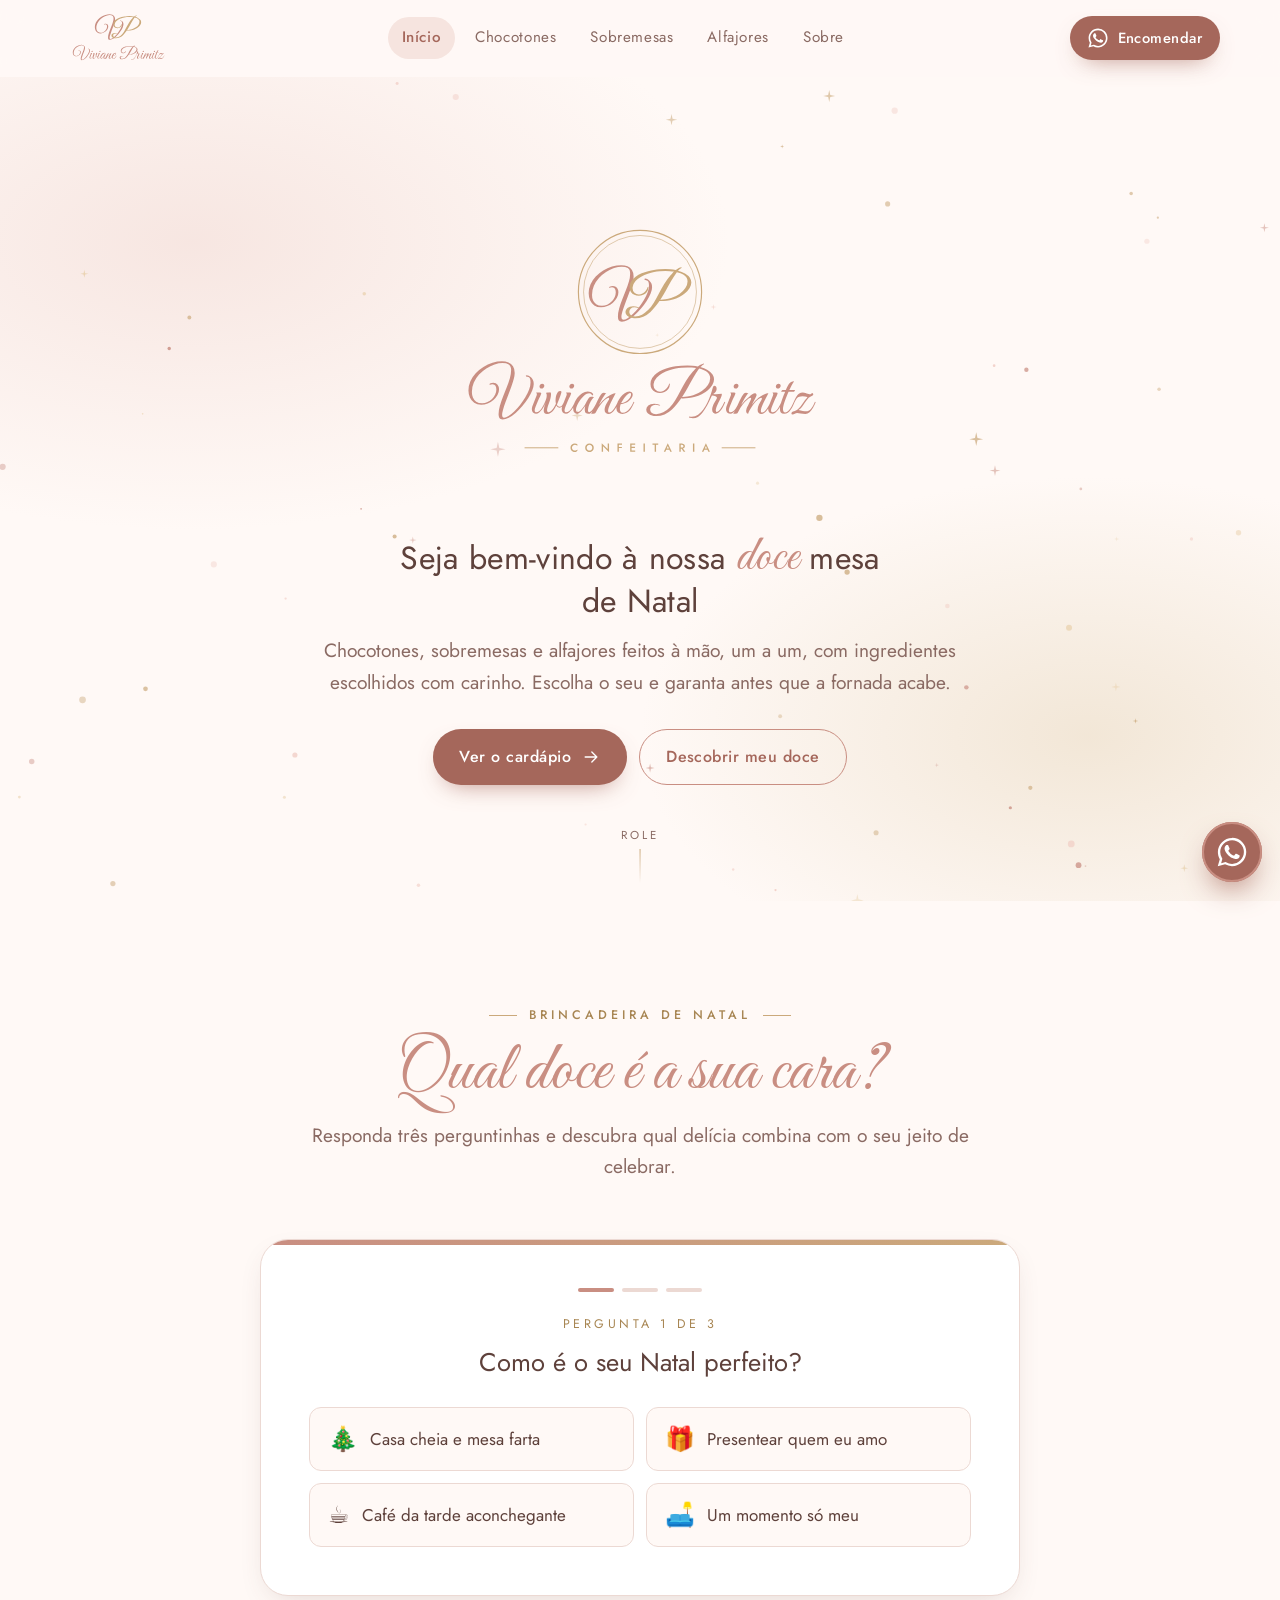
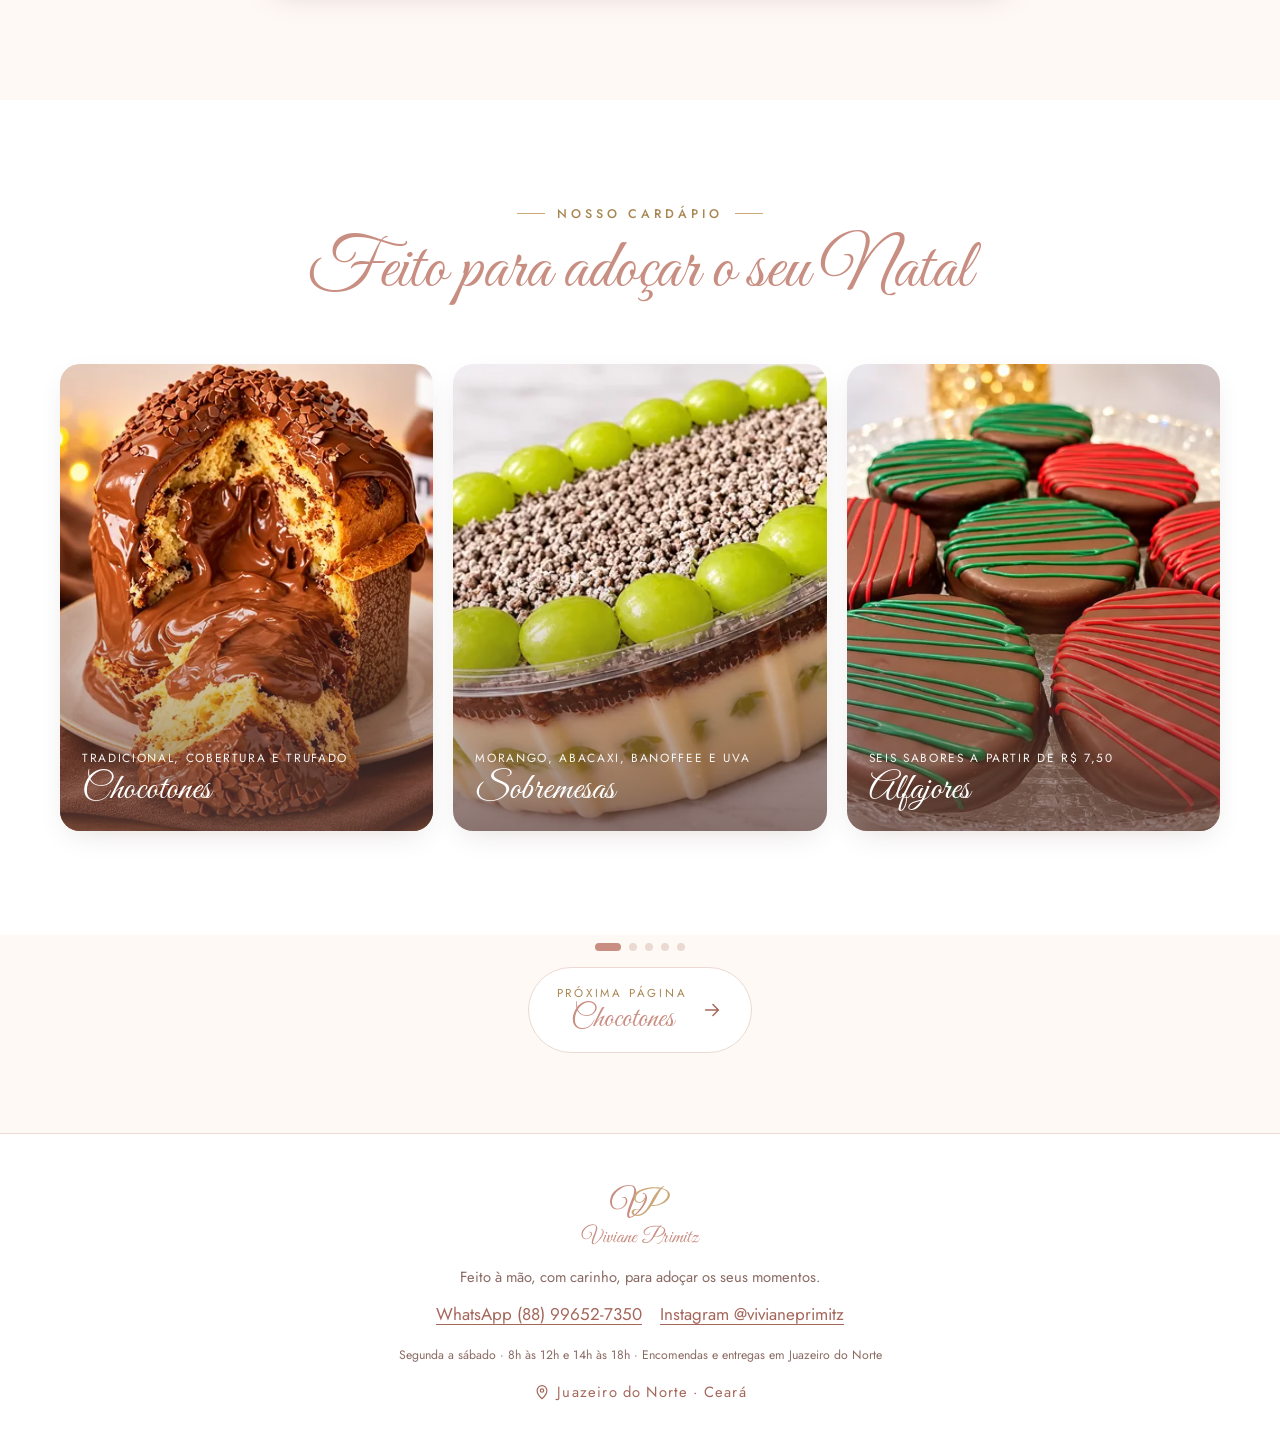
<file: index.html>
<!doctype html>
<html lang="pt-BR" class="no-js">
<head>
  <meta charset="utf-8">
  <meta name="viewport" content="width=device-width, initial-scale=1, viewport-fit=cover">
  <title>Viviane Primitz Confeitaria · Cardápio de Natal</title>
  <meta name="description" content="Chocotones, sobremesas natalinas e alfajores feitos à mão. Escolha o seu e encomende pelo WhatsApp.">
  <meta name="theme-color" content="#FFF9F6">

  <meta property="og:type" content="website">
  <meta property="og:locale" content="pt_BR">
  <meta property="og:site_name" content="Viviane Primitz Confeitaria">
  <meta property="og:title" content="Viviane Primitz Confeitaria · Cardápio de Natal">
  <meta property="og:description" content="Chocotones, sobremesas natalinas e alfajores feitos à mão. Escolha o seu e encomende pelo WhatsApp.">
  <meta property="og:image" content="/assets/og-image.jpg">
  <meta name="twitter:card" content="summary_large_image">

  <link rel="icon" href="assets/logo/viviane-primitz-icone.svg" type="image/svg+xml">
  <link rel="icon" href="assets/logo/icone-32.png" sizes="32x32" type="image/png">
  <link rel="apple-touch-icon" href="assets/logo/icone-180.png">

  <link rel="preconnect" href="https://fonts.googleapis.com">
  <link rel="preconnect" href="https://fonts.gstatic.com" crossorigin>
  <link rel="stylesheet" href="https://fonts.googleapis.com/css2?family=Great+Vibes&family=Jost:wght@300;400;500&display=swap">
  <link rel="stylesheet" href="css/style.css?v=2">
  <script src="js/main.js?v=2" defer></script>
</head>
<body class="page-index">
<a class="skip-link" href="#conteudo">Pular para o conteúdo</a>

<header class="site-header">
  <div class="container header-inner">
    <a class="brand" href="index.html" aria-label="Viviane Primitz Confeitaria, página inicial">
      <img src="assets/logo/viviane-primitz-compacta.svg" alt="Viviane Primitz" width="116" height="58">
    </a>
    <nav class="main-nav" aria-label="Cardápio">
      <ul>
        <li><a href="index.html" aria-current="page">Início</a></li>
        <li><a href="chocotones.html">Chocotones</a></li>
        <li><a href="sobremesas.html">Sobremesas</a></li>
        <li><a href="alfajores.html">Alfajores</a></li>
        <li><a href="sobre.html">Sobre</a></li>
      </ul>
    </nav>
    <a class="btn btn-sm header-cta" data-wa="Olá! Vim pelo cardápio do site e quero fazer uma encomenda. 😊" href="https://wa.me/5588996527350"><svg width="20" height="20" viewBox="0 0 24 24" fill="currentColor" aria-hidden="true"><path d="M17.47 14.38c-.3-.15-1.75-.86-2.02-.96-.27-.1-.47-.15-.67.15-.2.3-.77.96-.94 1.16-.17.2-.35.22-.64.07-.3-.15-1.25-.46-2.38-1.47-.88-.79-1.47-1.76-1.65-2.05-.17-.3-.02-.46.13-.6.13-.14.3-.35.45-.52.15-.18.2-.3.3-.5.1-.2.05-.37-.02-.52-.08-.15-.67-1.6-.92-2.2-.24-.58-.49-.5-.67-.5h-.57c-.2 0-.52.07-.8.37-.27.3-1.04 1.02-1.04 2.48 0 1.46 1.07 2.88 1.21 3.07.15.2 2.1 3.2 5.08 4.49.71.3 1.27.49 1.7.63.72.23 1.37.2 1.88.12.57-.09 1.75-.72 2-1.41.25-.7.25-1.29.17-1.41-.07-.13-.27-.2-.57-.35zM12.05 21.5h-.01a9.4 9.4 0 0 1-4.8-1.32l-.34-.2-3.56.93.95-3.47-.22-.36A9.4 9.4 0 0 1 2.6 12.05C2.6 6.84 6.84 2.6 12.06 2.6c2.52 0 4.9.99 6.68 2.77a9.38 9.38 0 0 1 2.76 6.68c0 5.21-4.24 9.45-9.45 9.45zm8.04-17.5A11.3 11.3 0 0 0 12.05.7C5.79.7.7 5.79.7 12.05c0 2 .52 3.95 1.52 5.67L.6 23.4l5.82-1.53a11.33 11.33 0 0 0 5.63 1.43h.01c6.26 0 11.35-5.09 11.35-11.35 0-3.03-1.18-5.88-3.32-8.02z"/></svg>Encomendar</a>
  </div>
</header>

<nav class="tabbar" aria-label="Cardápio">
    <a href="index.html" aria-current="page"><svg width="20" height="20" viewBox="0 0 24 24" fill="none" stroke="currentColor" stroke-width="1.6" stroke-linecap="round" stroke-linejoin="round" aria-hidden="true"><path d="M4 11.5 12 5l8 6.5V20a1 1 0 0 1-1 1h-4.5v-5.5h-5V21H5a1 1 0 0 1-1-1z"/></svg><span>Início</span></a>
    <a href="chocotones.html"><svg width="20" height="20" viewBox="0 0 24 24" fill="none" stroke="currentColor" stroke-width="1.6" stroke-linecap="round" stroke-linejoin="round" aria-hidden="true"><path d="M4 10h16v10a1 1 0 0 1-1 1H5a1 1 0 0 1-1-1zM3 7h18v3H3zM12 7v14M12 7c-1.5-3-5-3.5-5-1.2C7 7 9 7 12 7zm0 0c1.5-3 5-3.5 5-1.2C17 7 15 7 12 7z"/></svg><span>Chocotones</span></a>
    <a href="sobremesas.html"><svg width="20" height="20" viewBox="0 0 24 24" fill="none" stroke="currentColor" stroke-width="1.6" stroke-linecap="round" stroke-linejoin="round" aria-hidden="true"><path d="M4 20h16M5 20v-6a2 2 0 0 1 2-2h10a2 2 0 0 1 2 2v6M5 15.5c1.2 1 2.3 1 3.5 0s2.3-1 3.5 0 2.3 1 3.5 0 2.3-1 3.5 0M12 12V8M12 5.5a1 1 0 0 0 0-2"/></svg><span>Sobremesas</span></a>
    <a href="alfajores.html"><svg width="20" height="20" viewBox="0 0 24 24" fill="none" stroke="currentColor" stroke-width="1.6" stroke-linecap="round" stroke-linejoin="round" aria-hidden="true"><circle cx="12" cy="12" r="8.5"/><path d="M8 9.5c1.5 1 2.5 1 4 0s2.5-1 4 0M8 14.5c1.5 1 2.5 1 4 0s2.5-1 4 0"/></svg><span>Alfajores</span></a>
    <a href="sobre.html"><svg width="20" height="20" viewBox="0 0 24 24" fill="none" stroke="currentColor" stroke-width="1.6" stroke-linecap="round" stroke-linejoin="round" aria-hidden="true"><path d="M12 20s-7.5-4.4-7.5-10A4.3 4.3 0 0 1 12 7.4 4.3 4.3 0 0 1 19.5 10c0 5.6-7.5 10-7.5 10z"/></svg><span>Sobre</span></a>
</nav>

<main id="conteudo">
  <section class="hero">
    <canvas id="sparkles" aria-hidden="true"></canvas>
    <div class="hero-content">
      <img class="hero-logo" src="assets/logo/viviane-primitz-principal.svg" alt="Viviane Primitz Confeitaria" width="600" height="350">
      <h1>Seja bem-vindo à nossa <em>doce</em> mesa de Natal</h1>
      <p class="lead">Chocotones, sobremesas e alfajores feitos à mão, um a um, com ingredientes escolhidos com carinho. Escolha o seu e garanta antes que a fornada acabe.</p>
      <div class="hero-actions">
        <a class="btn" href="chocotones.html">Ver o cardápio <svg width="20" height="20" viewBox="0 0 24 24" fill="none" stroke="currentColor" stroke-width="1.6" stroke-linecap="round" stroke-linejoin="round" aria-hidden="true"><path d="M5 12h14M13 6l6 6-6 6"/></svg></a>
        <a class="btn btn-outline" href="#quiz">Descobrir meu doce</a>
      </div>
    </div>
    <a class="scroll-hint" href="#quiz" aria-label="Ir para o quiz"><span>Role</span><span></span></a>
  </section>

  <section class="section" id="quiz" aria-labelledby="quiz-title">
    <div class="container">
      <header class="section-head reveal">
        <span class="eyebrow">Brincadeira de Natal</span>
        <h2 class="section-title" id="quiz-title">Qual doce é a sua cara?</h2>
        <p class="lead">Responda três perguntinhas e descubra qual delícia combina com o seu jeito de celebrar.</p>
      </header>

      <div class="quiz reveal" data-quiz>
        <div class="quiz-progress" aria-hidden="true"><span></span><span></span><span></span></div>

      <div class="quiz-step" role="group" aria-labelledby="q0">
        <span class="quiz-count">Pergunta 1 de 3</span>
        <h3 id="q0">Como é o seu Natal perfeito?</h3>
        <div class="quiz-options">
          <button type="button" class="quiz-option" data-score="sobremesa trufado"><span class="emoji" aria-hidden="true">🎄</span><span>Casa cheia e mesa farta</span></button><button type="button" class="quiz-option" data-score="chocomimo alfajor"><span class="emoji" aria-hidden="true">🎁</span><span>Presentear quem eu amo</span></button><button type="button" class="quiz-option" data-score="tradicional cobertura"><span class="emoji" aria-hidden="true">☕</span><span>Café da tarde aconchegante</span></button><button type="button" class="quiz-option" data-score="trufado alfajor"><span class="emoji" aria-hidden="true">🛋️</span><span>Um momento só meu</span></button>
        </div>
      </div>
      <div class="quiz-step" role="group" aria-labelledby="q1">
        <span class="quiz-count">Pergunta 2 de 3</span>
        <h3 id="q1">Chocolate, para você, é…</h3>
        <div class="quiz-options">
          <button type="button" class="quiz-option" data-score="tradicional sobremesa"><span class="emoji" aria-hidden="true">🤍</span><span>Na medida certa</span></button><button type="button" class="quiz-option" data-score="trufado cobertura"><span class="emoji" aria-hidden="true">🍫</span><span>Quanto mais, melhor!</span></button><button type="button" class="quiz-option" data-score="cobertura alfajor"><span class="emoji" aria-hidden="true">✨</span><span>Uma casquinha crocante</span></button><button type="button" class="quiz-option" data-score="sobremesa chocomimo"><span class="emoji" aria-hidden="true">🍓</span><span>Prefiro frutas e creme</span></button>
        </div>
      </div>
      <div class="quiz-step" role="group" aria-labelledby="q2">
        <span class="quiz-count">Pergunta 3 de 3</span>
        <h3 id="q2">Escolha uma textura irresistível</h3>
        <div class="quiz-options">
          <button type="button" class="quiz-option" data-score="tradicional cobertura"><span class="emoji" aria-hidden="true">☁️</span><span>Fofinho</span></button><button type="button" class="quiz-option" data-score="sobremesa trufado"><span class="emoji" aria-hidden="true">🥄</span><span>Cremoso</span></button><button type="button" class="quiz-option" data-score="alfajor chocomimo"><span class="emoji" aria-hidden="true">🍪</span><span>Macio e recheado</span></button><button type="button" class="quiz-option" data-score="chocomimo sobremesa"><span class="emoji" aria-hidden="true">🫙</span><span>Em camadas</span></button>
        </div>
      </div>
        <div class="quiz-result" aria-live="polite">
          <img src="assets/img/chocotone-tradicional-sm.webp" alt="" width="220" height="220">
          <div>
            <span class="quiz-count">O seu doce é</span>
            <h3 class="script" data-result-name tabindex="-1">Chocotone</h3>
            <p data-result-text></p>
            <p><strong data-result-price></strong></p>
            <div class="actions">
              <a class="btn" data-wa="Olá! Fiz o quiz do site e quero encomendar. 😊" href="https://wa.me/5588996527350" data-result-order><svg width="20" height="20" viewBox="0 0 24 24" fill="currentColor" aria-hidden="true"><path d="M17.47 14.38c-.3-.15-1.75-.86-2.02-.96-.27-.1-.47-.15-.67.15-.2.3-.77.96-.94 1.16-.17.2-.35.22-.64.07-.3-.15-1.25-.46-2.38-1.47-.88-.79-1.47-1.76-1.65-2.05-.17-.3-.02-.46.13-.6.13-.14.3-.35.45-.52.15-.18.2-.3.3-.5.1-.2.05-.37-.02-.52-.08-.15-.67-1.6-.92-2.2-.24-.58-.49-.5-.67-.5h-.57c-.2 0-.52.07-.8.37-.27.3-1.04 1.02-1.04 2.48 0 1.46 1.07 2.88 1.21 3.07.15.2 2.1 3.2 5.08 4.49.71.3 1.27.49 1.7.63.72.23 1.37.2 1.88.12.57-.09 1.75-.72 2-1.41.25-.7.25-1.29.17-1.41-.07-.13-.27-.2-.57-.35zM12.05 21.5h-.01a9.4 9.4 0 0 1-4.8-1.32l-.34-.2-3.56.93.95-3.47-.22-.36A9.4 9.4 0 0 1 2.6 12.05C2.6 6.84 6.84 2.6 12.06 2.6c2.52 0 4.9.99 6.68 2.77a9.38 9.38 0 0 1 2.76 6.68c0 5.21-4.24 9.45-9.45 9.45zm8.04-17.5A11.3 11.3 0 0 0 12.05.7C5.79.7.7 5.79.7 12.05c0 2 .52 3.95 1.52 5.67L.6 23.4l5.82-1.53a11.33 11.33 0 0 0 5.63 1.43h.01c6.26 0 11.35-5.09 11.35-11.35 0-3.03-1.18-5.88-3.32-8.02z"/></svg>Quero esse!</a>
              <a class="btn btn-outline" href="chocotones.html" data-result-page>Ver no cardápio</a>
              <button type="button" class="link-btn" data-quiz-restart>Refazer o quiz</button>
            </div>
          </div>
        </div>
      </div>
    </div>
  </section>

  <section class="section section-alt" aria-labelledby="destaques-title">
    <div class="container">
      <header class="section-head reveal">
        <span class="eyebrow">Nosso cardápio</span>
        <h2 class="section-title" id="destaques-title">Feito para adoçar o seu Natal</h2>
      </header>
      <div class="highlights">

      <a class="highlight reveal" href="chocotones.html">
        <img src="assets/img/chocotone-trufado-sm.webp" alt="Chocotone trufado com recheio cremoso" loading="lazy" width="560" height="600">
        <span class="highlight-text"><small>Tradicional, cobertura e trufado</small><span class="script">Chocotones</span></span>
      </a>

      <a class="highlight reveal" href="sobremesas.html">
        <img src="assets/img/sobremesa-uva-sm.webp" alt="Sobremesa natalina de uva" loading="lazy" width="560" height="600">
        <span class="highlight-text"><small>Morango, abacaxi, banoffee e uva</small><span class="script">Sobremesas</span></span>
      </a>

      <a class="highlight reveal" href="alfajores.html">
        <img src="assets/img/alfajor-sm.webp" alt="Alfajores decorados para o Natal" loading="lazy" width="560" height="600">
        <span class="highlight-text"><small>Seis sabores a partir de R$ 7,50</small><span class="script">Alfajores</span></span>
      </a>
      </div>
    </div>
  </section>
</main>

<section class="page-next" aria-label="Navegação entre páginas">
  <div class="container page-next-inner">
    <div class="steps" aria-label="Página 1 de 5"><span class="is-current"></span><span></span><span></span><span></span><span></span></div>
    <a class="next-link" href="chocotones.html">
        <span><small>Próxima página</small><strong>Chocotones</strong></span>
        <svg width="20" height="20" viewBox="0 0 24 24" fill="none" stroke="currentColor" stroke-width="1.6" stroke-linecap="round" stroke-linejoin="round" aria-hidden="true"><path d="M5 12h14M13 6l6 6-6 6"/></svg>
      </a>
  </div>
</section>
<footer class="site-footer">
  <div class="container">
    <img src="assets/logo/viviane-primitz-compacta.svg" alt="Viviane Primitz" width="150" height="75" loading="lazy">
    <p>Feito à mão, com carinho, para adoçar os seus momentos.</p>
    <div class="footer-links">
      <a data-wa="Olá! Vim pelo cardápio do site e quero fazer uma encomenda. 😊" href="https://wa.me/5588996527350">WhatsApp (88) 99652-7350</a>
      <a href="https://www.instagram.com/vivianeprimitz" target="_blank" rel="noopener">Instagram @vivianeprimitz</a>
    </div>
    <p><small>Segunda a sábado · 8h às 12h e 14h às 18h · Encomendas e entregas em Juazeiro do Norte</small></p>
    <p class="footer-city"><svg width="20" height="20" viewBox="0 0 24 24" fill="none" stroke="currentColor" stroke-width="1.6" stroke-linecap="round" stroke-linejoin="round" aria-hidden="true"><path d="M12 21s-6.5-5.6-6.5-11a6.5 6.5 0 0 1 13 0c0 5.4-6.5 11-6.5 11z"/><circle cx="12" cy="10" r="2.3"/></svg>Juazeiro do Norte · Ceará</p>
  </div>
</footer>

<a class="wa-float" data-wa="Olá! Vim pelo cardápio do site e quero fazer uma encomenda. 😊" href="https://wa.me/5588996527350" aria-label="Falar com a Viviane no WhatsApp"><svg width="20" height="20" viewBox="0 0 24 24" fill="currentColor" aria-hidden="true"><path d="M17.47 14.38c-.3-.15-1.75-.86-2.02-.96-.27-.1-.47-.15-.67.15-.2.3-.77.96-.94 1.16-.17.2-.35.22-.64.07-.3-.15-1.25-.46-2.38-1.47-.88-.79-1.47-1.76-1.65-2.05-.17-.3-.02-.46.13-.6.13-.14.3-.35.45-.52.15-.18.2-.3.3-.5.1-.2.05-.37-.02-.52-.08-.15-.67-1.6-.92-2.2-.24-.58-.49-.5-.67-.5h-.57c-.2 0-.52.07-.8.37-.27.3-1.04 1.02-1.04 2.48 0 1.46 1.07 2.88 1.21 3.07.15.2 2.1 3.2 5.08 4.49.71.3 1.27.49 1.7.63.72.23 1.37.2 1.88.12.57-.09 1.75-.72 2-1.41.25-.7.25-1.29.17-1.41-.07-.13-.27-.2-.57-.35zM12.05 21.5h-.01a9.4 9.4 0 0 1-4.8-1.32l-.34-.2-3.56.93.95-3.47-.22-.36A9.4 9.4 0 0 1 2.6 12.05C2.6 6.84 6.84 2.6 12.06 2.6c2.52 0 4.9.99 6.68 2.77a9.38 9.38 0 0 1 2.76 6.68c0 5.21-4.24 9.45-9.45 9.45zm8.04-17.5A11.3 11.3 0 0 0 12.05.7C5.79.7.7 5.79.7 12.05c0 2 .52 3.95 1.52 5.67L.6 23.4l5.82-1.53a11.33 11.33 0 0 0 5.63 1.43h.01c6.26 0 11.35-5.09 11.35-11.35 0-3.03-1.18-5.88-3.32-8.02z"/></svg></a>
</body>
</html>
</file>
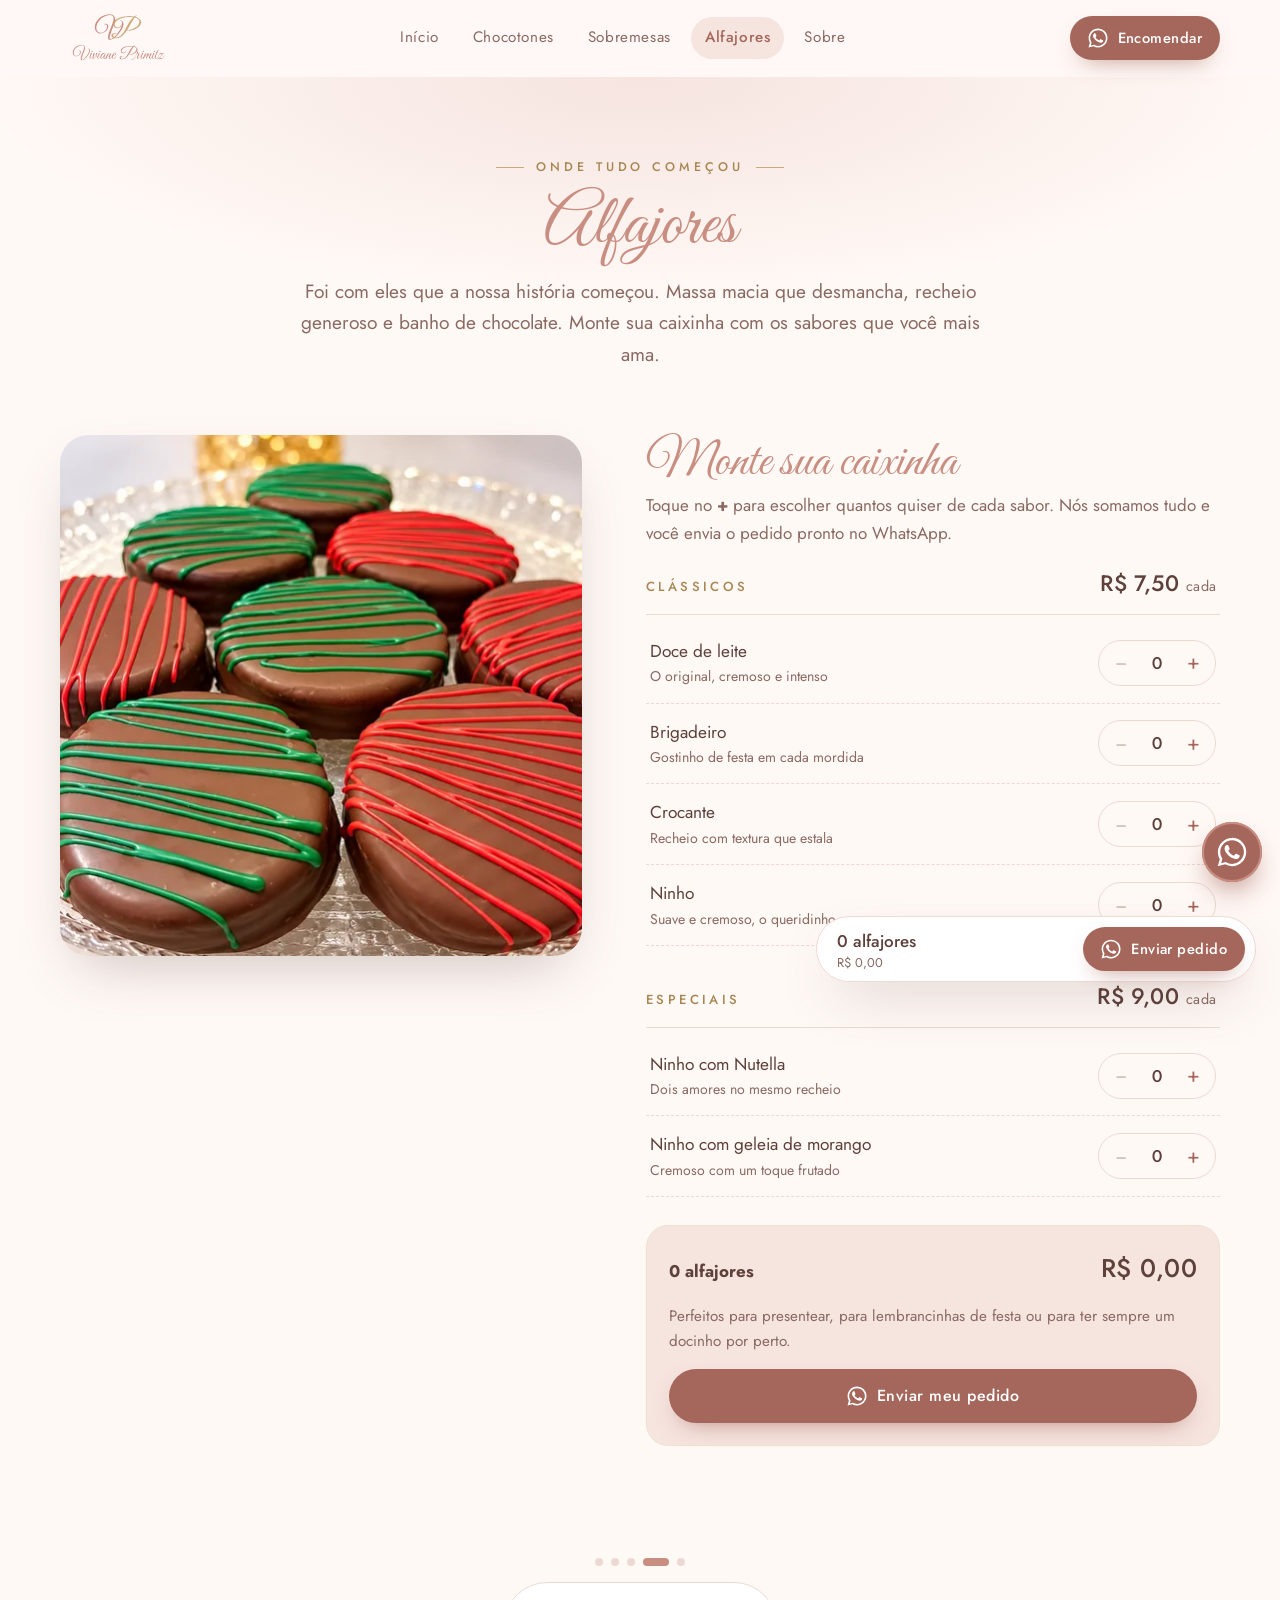
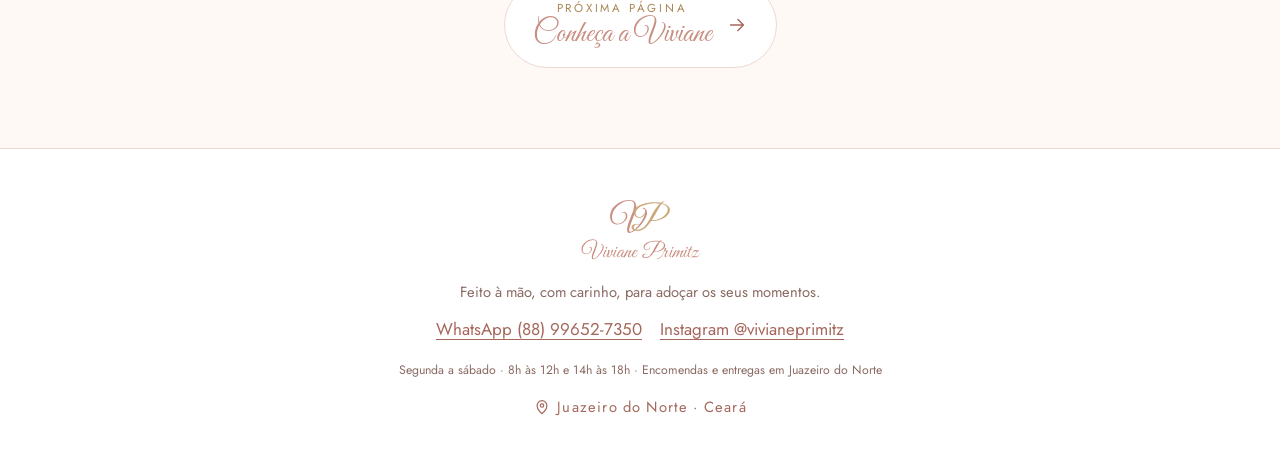
<file: alfajores.html>
<!doctype html>
<html lang="pt-BR" class="no-js">
<head>
  <meta charset="utf-8">
  <meta name="viewport" content="width=device-width, initial-scale=1, viewport-fit=cover">
  <title>Alfajores · Viviane Primitz Confeitaria</title>
  <meta name="description" content="Alfajores artesanais em seis sabores, a partir de R$ 7,50. Monte sua caixa e encomende pelo WhatsApp.">
  <meta name="theme-color" content="#FFF9F6">

  <meta property="og:type" content="website">
  <meta property="og:locale" content="pt_BR">
  <meta property="og:site_name" content="Viviane Primitz Confeitaria">
  <meta property="og:title" content="Alfajores · Viviane Primitz Confeitaria">
  <meta property="og:description" content="Alfajores artesanais em seis sabores, a partir de R$ 7,50. Monte sua caixa e encomende pelo WhatsApp.">
  <meta property="og:image" content="/assets/og-image.jpg">
  <meta name="twitter:card" content="summary_large_image">

  <link rel="icon" href="assets/logo/viviane-primitz-icone.svg" type="image/svg+xml">
  <link rel="icon" href="assets/logo/icone-32.png" sizes="32x32" type="image/png">
  <link rel="apple-touch-icon" href="assets/logo/icone-180.png">

  <link rel="preconnect" href="https://fonts.googleapis.com">
  <link rel="preconnect" href="https://fonts.gstatic.com" crossorigin>
  <link rel="stylesheet" href="https://fonts.googleapis.com/css2?family=Great+Vibes&family=Jost:wght@300;400;500&display=swap">
  <link rel="stylesheet" href="css/style.css?v=2">
  <script src="js/main.js?v=2" defer></script>
</head>
<body class="page-alfajores">
<a class="skip-link" href="#conteudo">Pular para o conteúdo</a>

<header class="site-header">
  <div class="container header-inner">
    <a class="brand" href="index.html" aria-label="Viviane Primitz Confeitaria, página inicial">
      <img src="assets/logo/viviane-primitz-compacta.svg" alt="Viviane Primitz" width="116" height="58">
    </a>
    <nav class="main-nav" aria-label="Cardápio">
      <ul>
        <li><a href="index.html">Início</a></li>
        <li><a href="chocotones.html">Chocotones</a></li>
        <li><a href="sobremesas.html">Sobremesas</a></li>
        <li><a href="alfajores.html" aria-current="page">Alfajores</a></li>
        <li><a href="sobre.html">Sobre</a></li>
      </ul>
    </nav>
    <a class="btn btn-sm header-cta" data-wa="Olá! Vim pelo cardápio do site e quero fazer uma encomenda. 😊" href="https://wa.me/5588996527350"><svg width="20" height="20" viewBox="0 0 24 24" fill="currentColor" aria-hidden="true"><path d="M17.47 14.38c-.3-.15-1.75-.86-2.02-.96-.27-.1-.47-.15-.67.15-.2.3-.77.96-.94 1.16-.17.2-.35.22-.64.07-.3-.15-1.25-.46-2.38-1.47-.88-.79-1.47-1.76-1.65-2.05-.17-.3-.02-.46.13-.6.13-.14.3-.35.45-.52.15-.18.2-.3.3-.5.1-.2.05-.37-.02-.52-.08-.15-.67-1.6-.92-2.2-.24-.58-.49-.5-.67-.5h-.57c-.2 0-.52.07-.8.37-.27.3-1.04 1.02-1.04 2.48 0 1.46 1.07 2.88 1.21 3.07.15.2 2.1 3.2 5.08 4.49.71.3 1.27.49 1.7.63.72.23 1.37.2 1.88.12.57-.09 1.75-.72 2-1.41.25-.7.25-1.29.17-1.41-.07-.13-.27-.2-.57-.35zM12.05 21.5h-.01a9.4 9.4 0 0 1-4.8-1.32l-.34-.2-3.56.93.95-3.47-.22-.36A9.4 9.4 0 0 1 2.6 12.05C2.6 6.84 6.84 2.6 12.06 2.6c2.52 0 4.9.99 6.68 2.77a9.38 9.38 0 0 1 2.76 6.68c0 5.21-4.24 9.45-9.45 9.45zm8.04-17.5A11.3 11.3 0 0 0 12.05.7C5.79.7.7 5.79.7 12.05c0 2 .52 3.95 1.52 5.67L.6 23.4l5.82-1.53a11.33 11.33 0 0 0 5.63 1.43h.01c6.26 0 11.35-5.09 11.35-11.35 0-3.03-1.18-5.88-3.32-8.02z"/></svg>Encomendar</a>
  </div>
</header>

<nav class="tabbar" aria-label="Cardápio">
    <a href="index.html"><svg width="20" height="20" viewBox="0 0 24 24" fill="none" stroke="currentColor" stroke-width="1.6" stroke-linecap="round" stroke-linejoin="round" aria-hidden="true"><path d="M4 11.5 12 5l8 6.5V20a1 1 0 0 1-1 1h-4.5v-5.5h-5V21H5a1 1 0 0 1-1-1z"/></svg><span>Início</span></a>
    <a href="chocotones.html"><svg width="20" height="20" viewBox="0 0 24 24" fill="none" stroke="currentColor" stroke-width="1.6" stroke-linecap="round" stroke-linejoin="round" aria-hidden="true"><path d="M4 10h16v10a1 1 0 0 1-1 1H5a1 1 0 0 1-1-1zM3 7h18v3H3zM12 7v14M12 7c-1.5-3-5-3.5-5-1.2C7 7 9 7 12 7zm0 0c1.5-3 5-3.5 5-1.2C17 7 15 7 12 7z"/></svg><span>Chocotones</span></a>
    <a href="sobremesas.html"><svg width="20" height="20" viewBox="0 0 24 24" fill="none" stroke="currentColor" stroke-width="1.6" stroke-linecap="round" stroke-linejoin="round" aria-hidden="true"><path d="M4 20h16M5 20v-6a2 2 0 0 1 2-2h10a2 2 0 0 1 2 2v6M5 15.5c1.2 1 2.3 1 3.5 0s2.3-1 3.5 0 2.3 1 3.5 0 2.3-1 3.5 0M12 12V8M12 5.5a1 1 0 0 0 0-2"/></svg><span>Sobremesas</span></a>
    <a href="alfajores.html" aria-current="page"><svg width="20" height="20" viewBox="0 0 24 24" fill="none" stroke="currentColor" stroke-width="1.6" stroke-linecap="round" stroke-linejoin="round" aria-hidden="true"><circle cx="12" cy="12" r="8.5"/><path d="M8 9.5c1.5 1 2.5 1 4 0s2.5-1 4 0M8 14.5c1.5 1 2.5 1 4 0s2.5-1 4 0"/></svg><span>Alfajores</span></a>
    <a href="sobre.html"><svg width="20" height="20" viewBox="0 0 24 24" fill="none" stroke="currentColor" stroke-width="1.6" stroke-linecap="round" stroke-linejoin="round" aria-hidden="true"><path d="M12 20s-7.5-4.4-7.5-10A4.3 4.3 0 0 1 12 7.4 4.3 4.3 0 0 1 19.5 10c0 5.6-7.5 10-7.5 10z"/></svg><span>Sobre</span></a>
</nav>

<main id="conteudo">
  <section class="page-hero">
    <div class="container">
      <span class="eyebrow">Onde tudo começou</span>
      <h1 class="section-title">Alfajores</h1>
      <p class="lead">Foi com eles que a nossa história começou. Massa macia que desmancha, recheio generoso e banho de chocolate. Monte sua caixinha com os sabores que você mais ama.</p>
    </div>
  </section>

  <section class="section" style="padding-top: 24px" aria-labelledby="monte-title">
    <div class="container alfajor-layout">
      <figure class="alfajor-photo reveal" style="margin:0">
        <img src="assets/img/alfajor.webp" srcset="assets/img/alfajor-sm.webp 560w, assets/img/alfajor.webp 1000w" sizes="(max-width: 860px) 92vw, 520px" alt="Alfajores cobertos de chocolate com decoração verde e vermelha de Natal" width="1000" height="1000">
      </figure>

      <div class="reveal" data-box>
        <h2 class="script" id="monte-title" style="font-size: clamp(2.4rem, 5vw, 3.2rem)">Monte sua caixinha</h2>
        <p class="product-desc" style="margin-bottom: 18px">Toque no <b>+</b> para escolher quantos quiser de cada sabor. Nós somamos tudo e você envia o pedido pronto no WhatsApp.</p>

        <div class="tier">
          <div class="tier-head"><h3>Clássicos</h3><span class="price">R$ 7,50 <small>cada</small></span></div>
          <ul class="flavor-list">
            <li class="flavor-row" data-flavor="Doce de leite" data-price="7.5">
              <span class="flavor-row-name">Doce de leite<small>O original, cremoso e intenso</small></span>
              <span class="stepper" role="group" aria-label="Quantidade de Doce de leite">
                <button type="button" data-step="-1" aria-label="Remover um alfajor de Doce de leite">−</button>
                <output aria-live="polite">0</output>
                <button type="button" data-step="1" aria-label="Adicionar um alfajor de Doce de leite">+</button>
              </span>
            </li>
            <li class="flavor-row" data-flavor="Brigadeiro" data-price="7.5">
              <span class="flavor-row-name">Brigadeiro<small>Gostinho de festa em cada mordida</small></span>
              <span class="stepper" role="group" aria-label="Quantidade de Brigadeiro">
                <button type="button" data-step="-1" aria-label="Remover um alfajor de Brigadeiro">−</button>
                <output aria-live="polite">0</output>
                <button type="button" data-step="1" aria-label="Adicionar um alfajor de Brigadeiro">+</button>
              </span>
            </li>
            <li class="flavor-row" data-flavor="Crocante" data-price="7.5">
              <span class="flavor-row-name">Crocante<small>Recheio com textura que estala</small></span>
              <span class="stepper" role="group" aria-label="Quantidade de Crocante">
                <button type="button" data-step="-1" aria-label="Remover um alfajor de Crocante">−</button>
                <output aria-live="polite">0</output>
                <button type="button" data-step="1" aria-label="Adicionar um alfajor de Crocante">+</button>
              </span>
            </li>
            <li class="flavor-row" data-flavor="Ninho" data-price="7.5">
              <span class="flavor-row-name">Ninho<small>Suave e cremoso, o queridinho</small></span>
              <span class="stepper" role="group" aria-label="Quantidade de Ninho">
                <button type="button" data-step="-1" aria-label="Remover um alfajor de Ninho">−</button>
                <output aria-live="polite">0</output>
                <button type="button" data-step="1" aria-label="Adicionar um alfajor de Ninho">+</button>
              </span>
            </li>
          </ul>
        </div>
        <div class="tier">
          <div class="tier-head"><h3>Especiais</h3><span class="price">R$ 9,00 <small>cada</small></span></div>
          <ul class="flavor-list">
            <li class="flavor-row" data-flavor="Ninho com Nutella" data-price="9.0">
              <span class="flavor-row-name">Ninho com Nutella<small>Dois amores no mesmo recheio</small></span>
              <span class="stepper" role="group" aria-label="Quantidade de Ninho com Nutella">
                <button type="button" data-step="-1" aria-label="Remover um alfajor de Ninho com Nutella">−</button>
                <output aria-live="polite">0</output>
                <button type="button" data-step="1" aria-label="Adicionar um alfajor de Ninho com Nutella">+</button>
              </span>
            </li>
            <li class="flavor-row" data-flavor="Ninho com geleia de morango" data-price="9.0">
              <span class="flavor-row-name">Ninho com geleia de morango<small>Cremoso com um toque frutado</small></span>
              <span class="stepper" role="group" aria-label="Quantidade de Ninho com geleia de morango">
                <button type="button" data-step="-1" aria-label="Remover um alfajor de Ninho com geleia de morango">−</button>
                <output aria-live="polite">0</output>
                <button type="button" data-step="1" aria-label="Adicionar um alfajor de Ninho com geleia de morango">+</button>
              </span>
            </li>
          </ul>
        </div>
        <div class="box-summary" aria-live="polite">
          <div class="box-summary-top">
            <strong data-box-count>0 alfajores</strong>
            <span class="price" data-box-total>R$ 0,00</span>
          </div>
          <p>Perfeitos para presentear, para lembrancinhas de festa ou para ter sempre um docinho por perto.</p>
          <a class="btn btn-block" data-wa="Olá! Quero alfajores. Pode me ajudar a escolher os sabores? 😊" href="https://wa.me/5588996527350" data-box-order><svg width="20" height="20" viewBox="0 0 24 24" fill="currentColor" aria-hidden="true"><path d="M17.47 14.38c-.3-.15-1.75-.86-2.02-.96-.27-.1-.47-.15-.67.15-.2.3-.77.96-.94 1.16-.17.2-.35.22-.64.07-.3-.15-1.25-.46-2.38-1.47-.88-.79-1.47-1.76-1.65-2.05-.17-.3-.02-.46.13-.6.13-.14.3-.35.45-.52.15-.18.2-.3.3-.5.1-.2.05-.37-.02-.52-.08-.15-.67-1.6-.92-2.2-.24-.58-.49-.5-.67-.5h-.57c-.2 0-.52.07-.8.37-.27.3-1.04 1.02-1.04 2.48 0 1.46 1.07 2.88 1.21 3.07.15.2 2.1 3.2 5.08 4.49.71.3 1.27.49 1.7.63.72.23 1.37.2 1.88.12.57-.09 1.75-.72 2-1.41.25-.7.25-1.29.17-1.41-.07-.13-.27-.2-.57-.35zM12.05 21.5h-.01a9.4 9.4 0 0 1-4.8-1.32l-.34-.2-3.56.93.95-3.47-.22-.36A9.4 9.4 0 0 1 2.6 12.05C2.6 6.84 6.84 2.6 12.06 2.6c2.52 0 4.9.99 6.68 2.77a9.38 9.38 0 0 1 2.76 6.68c0 5.21-4.24 9.45-9.45 9.45zm8.04-17.5A11.3 11.3 0 0 0 12.05.7C5.79.7.7 5.79.7 12.05c0 2 .52 3.95 1.52 5.67L.6 23.4l5.82-1.53a11.33 11.33 0 0 0 5.63 1.43h.01c6.26 0 11.35-5.09 11.35-11.35 0-3.03-1.18-5.88-3.32-8.02z"/></svg>Enviar meu pedido</a>
        </div>
      </div>
    </div>
  </section>
</main>

<div class="order-bar" aria-hidden="true">
  <span><strong data-box-count>0 alfajores</strong><small data-box-total>R$ 0,00</small></span>
  <a class="btn btn-sm" data-wa="Olá! Quero alfajores. 😊" href="https://wa.me/5588996527350" data-box-order tabindex="-1"><svg width="20" height="20" viewBox="0 0 24 24" fill="currentColor" aria-hidden="true"><path d="M17.47 14.38c-.3-.15-1.75-.86-2.02-.96-.27-.1-.47-.15-.67.15-.2.3-.77.96-.94 1.16-.17.2-.35.22-.64.07-.3-.15-1.25-.46-2.38-1.47-.88-.79-1.47-1.76-1.65-2.05-.17-.3-.02-.46.13-.6.13-.14.3-.35.45-.52.15-.18.2-.3.3-.5.1-.2.05-.37-.02-.52-.08-.15-.67-1.6-.92-2.2-.24-.58-.49-.5-.67-.5h-.57c-.2 0-.52.07-.8.37-.27.3-1.04 1.02-1.04 2.48 0 1.46 1.07 2.88 1.21 3.07.15.2 2.1 3.2 5.08 4.49.71.3 1.27.49 1.7.63.72.23 1.37.2 1.88.12.57-.09 1.75-.72 2-1.41.25-.7.25-1.29.17-1.41-.07-.13-.27-.2-.57-.35zM12.05 21.5h-.01a9.4 9.4 0 0 1-4.8-1.32l-.34-.2-3.56.93.95-3.47-.22-.36A9.4 9.4 0 0 1 2.6 12.05C2.6 6.84 6.84 2.6 12.06 2.6c2.52 0 4.9.99 6.68 2.77a9.38 9.38 0 0 1 2.76 6.68c0 5.21-4.24 9.45-9.45 9.45zm8.04-17.5A11.3 11.3 0 0 0 12.05.7C5.79.7.7 5.79.7 12.05c0 2 .52 3.95 1.52 5.67L.6 23.4l5.82-1.53a11.33 11.33 0 0 0 5.63 1.43h.01c6.26 0 11.35-5.09 11.35-11.35 0-3.03-1.18-5.88-3.32-8.02z"/></svg>Enviar pedido</a>
</div>

<section class="page-next" aria-label="Navegação entre páginas">
  <div class="container page-next-inner">
    <div class="steps" aria-label="Página 4 de 5"><span></span><span></span><span></span><span class="is-current"></span><span></span></div>
    <a class="next-link" href="sobre.html">
        <span><small>Próxima página</small><strong>Conheça a Viviane</strong></span>
        <svg width="20" height="20" viewBox="0 0 24 24" fill="none" stroke="currentColor" stroke-width="1.6" stroke-linecap="round" stroke-linejoin="round" aria-hidden="true"><path d="M5 12h14M13 6l6 6-6 6"/></svg>
      </a>
  </div>
</section>
<footer class="site-footer">
  <div class="container">
    <img src="assets/logo/viviane-primitz-compacta.svg" alt="Viviane Primitz" width="150" height="75" loading="lazy">
    <p>Feito à mão, com carinho, para adoçar os seus momentos.</p>
    <div class="footer-links">
      <a data-wa="Olá! Vim pelo cardápio do site e quero fazer uma encomenda. 😊" href="https://wa.me/5588996527350">WhatsApp (88) 99652-7350</a>
      <a href="https://www.instagram.com/vivianeprimitz" target="_blank" rel="noopener">Instagram @vivianeprimitz</a>
    </div>
    <p><small>Segunda a sábado · 8h às 12h e 14h às 18h · Encomendas e entregas em Juazeiro do Norte</small></p>
    <p class="footer-city"><svg width="20" height="20" viewBox="0 0 24 24" fill="none" stroke="currentColor" stroke-width="1.6" stroke-linecap="round" stroke-linejoin="round" aria-hidden="true"><path d="M12 21s-6.5-5.6-6.5-11a6.5 6.5 0 0 1 13 0c0 5.4-6.5 11-6.5 11z"/><circle cx="12" cy="10" r="2.3"/></svg>Juazeiro do Norte · Ceará</p>
  </div>
</footer>

<a class="wa-float" data-wa="Olá! Vim pelo cardápio do site e quero fazer uma encomenda. 😊" href="https://wa.me/5588996527350" aria-label="Falar com a Viviane no WhatsApp"><svg width="20" height="20" viewBox="0 0 24 24" fill="currentColor" aria-hidden="true"><path d="M17.47 14.38c-.3-.15-1.75-.86-2.02-.96-.27-.1-.47-.15-.67.15-.2.3-.77.96-.94 1.16-.17.2-.35.22-.64.07-.3-.15-1.25-.46-2.38-1.47-.88-.79-1.47-1.76-1.65-2.05-.17-.3-.02-.46.13-.6.13-.14.3-.35.45-.52.15-.18.2-.3.3-.5.1-.2.05-.37-.02-.52-.08-.15-.67-1.6-.92-2.2-.24-.58-.49-.5-.67-.5h-.57c-.2 0-.52.07-.8.37-.27.3-1.04 1.02-1.04 2.48 0 1.46 1.07 2.88 1.21 3.07.15.2 2.1 3.2 5.08 4.49.71.3 1.27.49 1.7.63.72.23 1.37.2 1.88.12.57-.09 1.75-.72 2-1.41.25-.7.25-1.29.17-1.41-.07-.13-.27-.2-.57-.35zM12.05 21.5h-.01a9.4 9.4 0 0 1-4.8-1.32l-.34-.2-3.56.93.95-3.47-.22-.36A9.4 9.4 0 0 1 2.6 12.05C2.6 6.84 6.84 2.6 12.06 2.6c2.52 0 4.9.99 6.68 2.77a9.38 9.38 0 0 1 2.76 6.68c0 5.21-4.24 9.45-9.45 9.45zm8.04-17.5A11.3 11.3 0 0 0 12.05.7C5.79.7.7 5.79.7 12.05c0 2 .52 3.95 1.52 5.67L.6 23.4l5.82-1.53a11.33 11.33 0 0 0 5.63 1.43h.01c6.26 0 11.35-5.09 11.35-11.35 0-3.03-1.18-5.88-3.32-8.02z"/></svg></a>
</body>
</html>
</file>
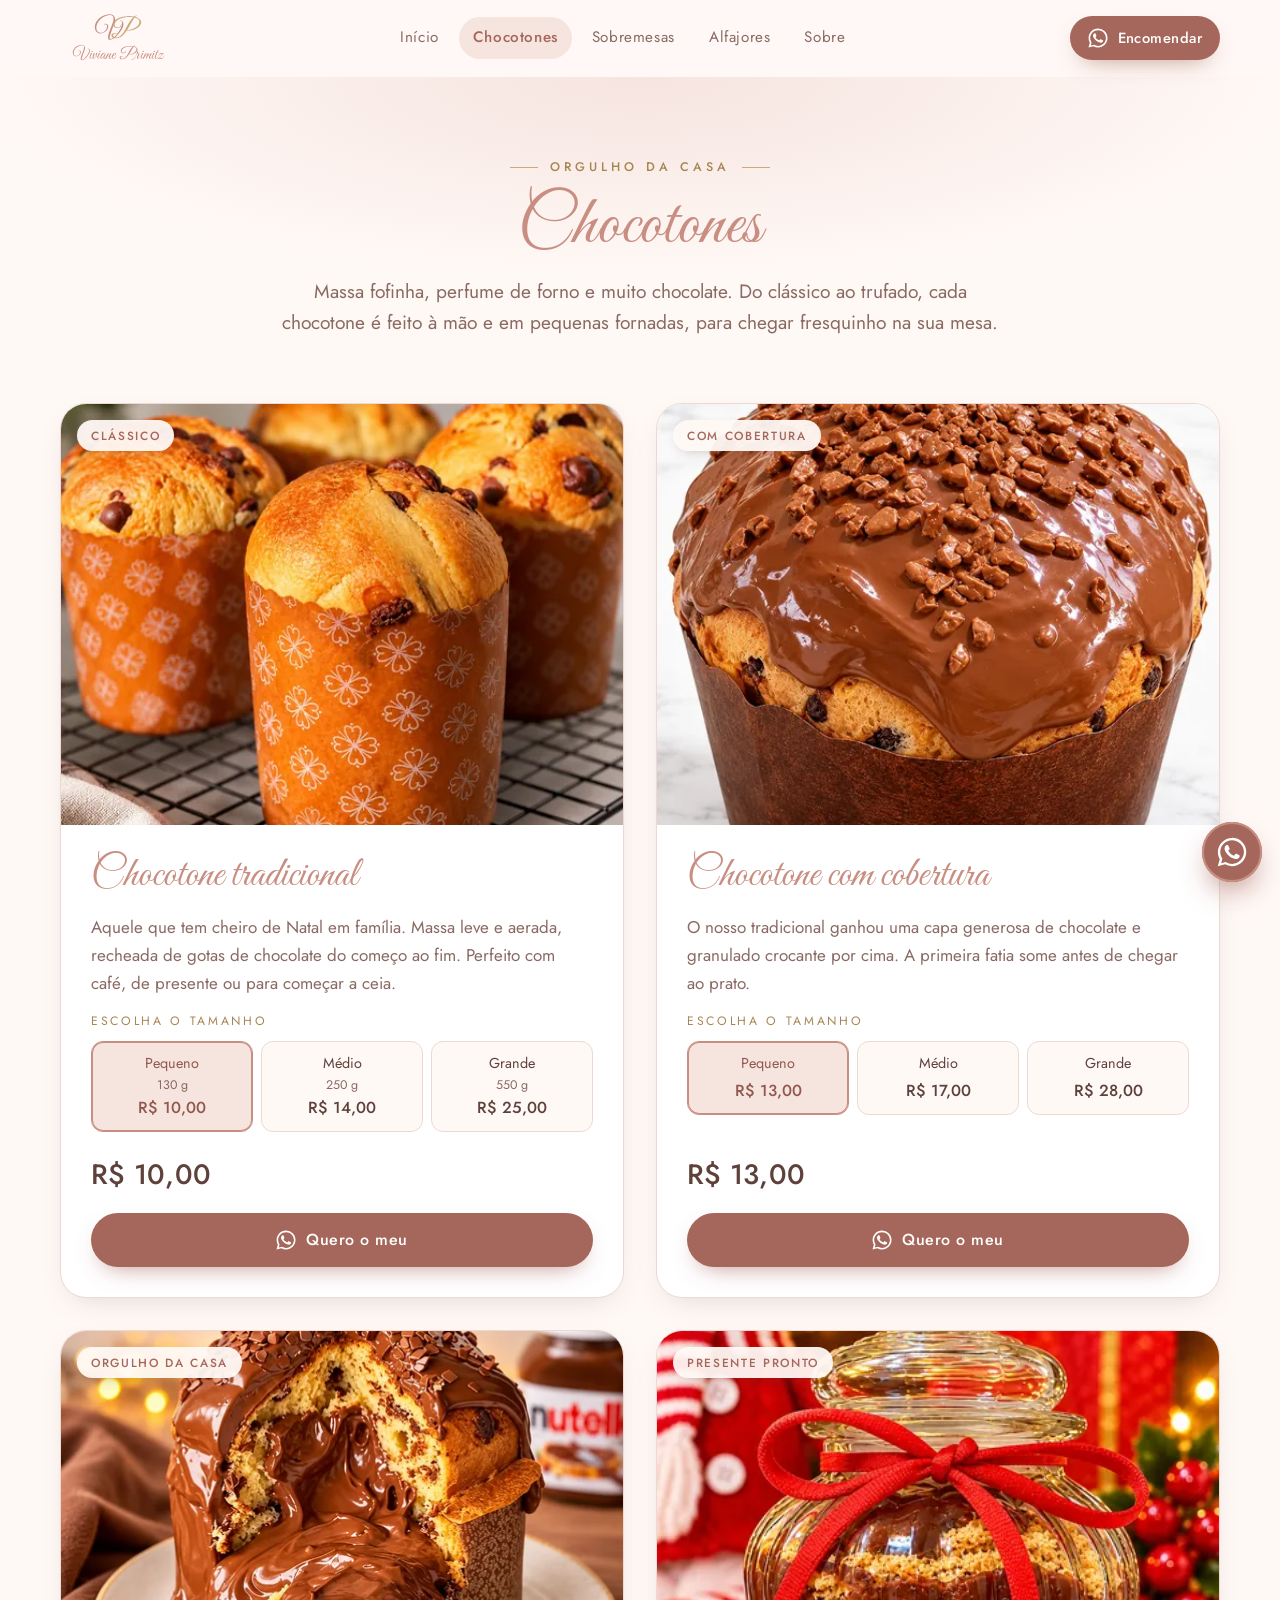
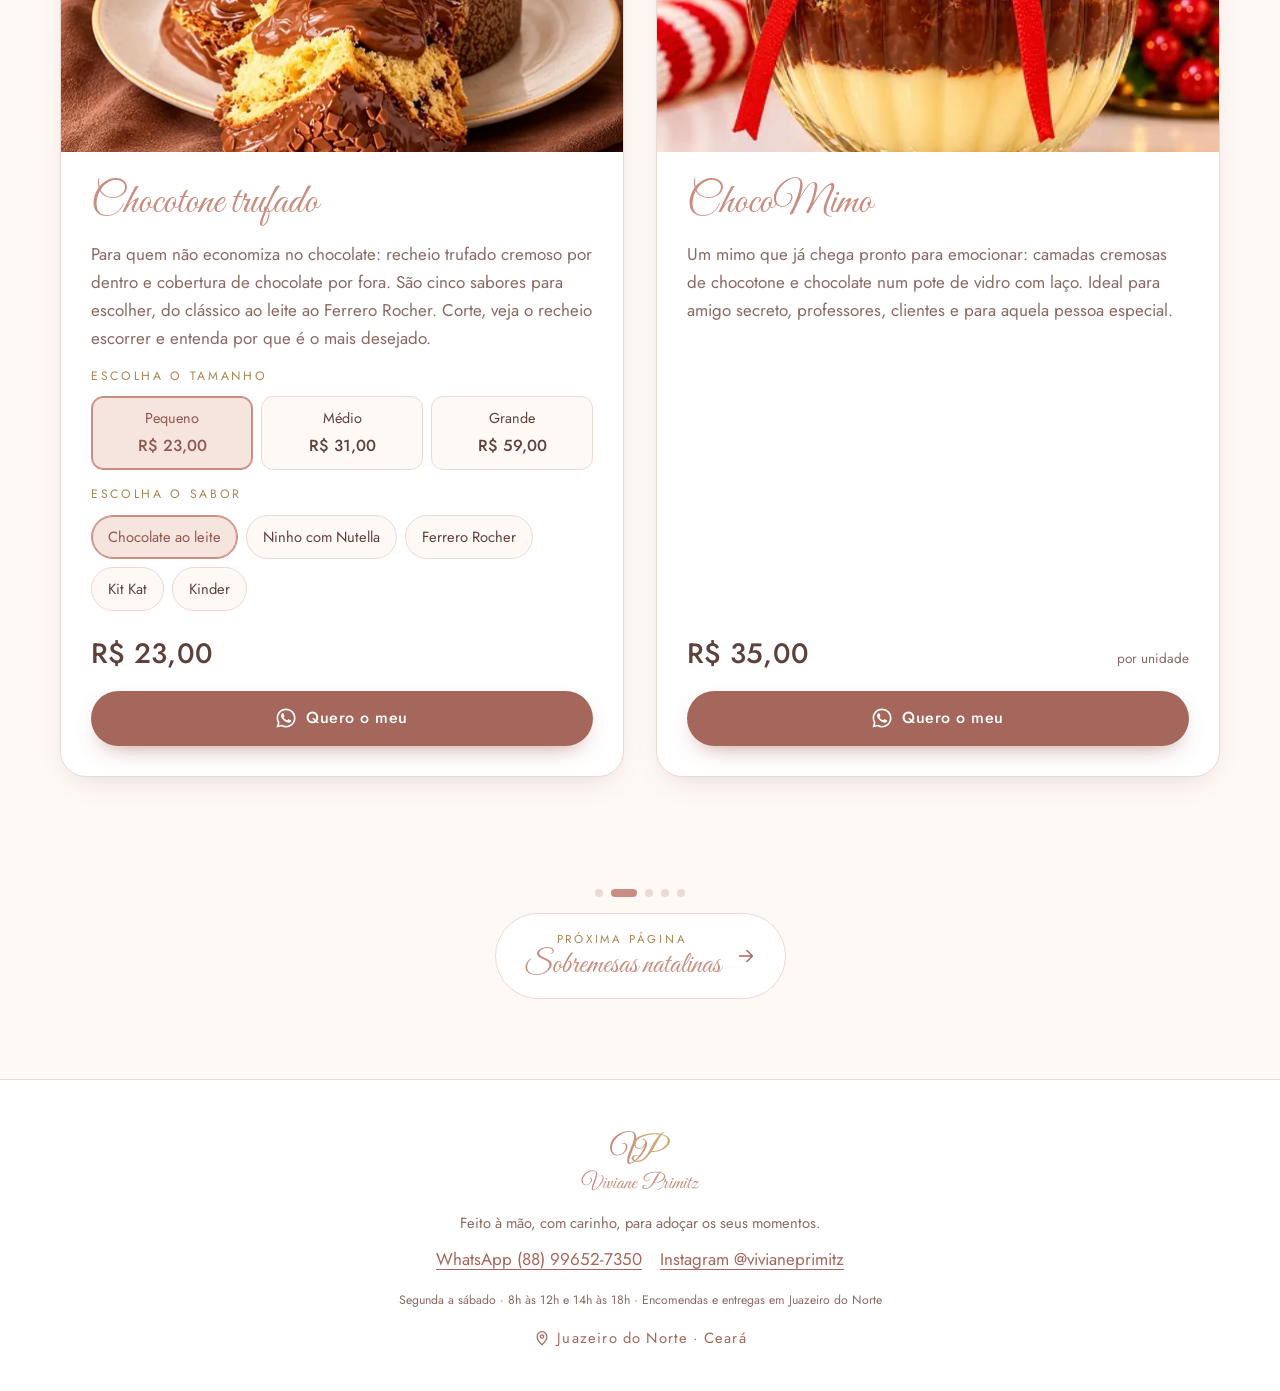
<file: chocotones.html>
<!doctype html>
<html lang="pt-BR" class="no-js">
<head>
  <meta charset="utf-8">
  <meta name="viewport" content="width=device-width, initial-scale=1, viewport-fit=cover">
  <title>Chocotones · Viviane Primitz Confeitaria</title>
  <meta name="description" content="Chocotone tradicional, com cobertura, trufado e ChocoMimo. Feitos à mão, a partir de R$ 10. Encomende pelo WhatsApp.">
  <meta name="theme-color" content="#FFF9F6">

  <meta property="og:type" content="website">
  <meta property="og:locale" content="pt_BR">
  <meta property="og:site_name" content="Viviane Primitz Confeitaria">
  <meta property="og:title" content="Chocotones · Viviane Primitz Confeitaria">
  <meta property="og:description" content="Chocotone tradicional, com cobertura, trufado e ChocoMimo. Feitos à mão, a partir de R$ 10. Encomende pelo WhatsApp.">
  <meta property="og:image" content="/assets/og-image.jpg">
  <meta name="twitter:card" content="summary_large_image">

  <link rel="icon" href="assets/logo/viviane-primitz-icone.svg" type="image/svg+xml">
  <link rel="icon" href="assets/logo/icone-32.png" sizes="32x32" type="image/png">
  <link rel="apple-touch-icon" href="assets/logo/icone-180.png">

  <link rel="preconnect" href="https://fonts.googleapis.com">
  <link rel="preconnect" href="https://fonts.gstatic.com" crossorigin>
  <link rel="stylesheet" href="https://fonts.googleapis.com/css2?family=Great+Vibes&family=Jost:wght@300;400;500&display=swap">
  <link rel="stylesheet" href="css/style.css?v=2">
  <script src="js/main.js?v=2" defer></script>
</head>
<body class="page-chocotones">
<a class="skip-link" href="#conteudo">Pular para o conteúdo</a>

<header class="site-header">
  <div class="container header-inner">
    <a class="brand" href="index.html" aria-label="Viviane Primitz Confeitaria, página inicial">
      <img src="assets/logo/viviane-primitz-compacta.svg" alt="Viviane Primitz" width="116" height="58">
    </a>
    <nav class="main-nav" aria-label="Cardápio">
      <ul>
        <li><a href="index.html">Início</a></li>
        <li><a href="chocotones.html" aria-current="page">Chocotones</a></li>
        <li><a href="sobremesas.html">Sobremesas</a></li>
        <li><a href="alfajores.html">Alfajores</a></li>
        <li><a href="sobre.html">Sobre</a></li>
      </ul>
    </nav>
    <a class="btn btn-sm header-cta" data-wa="Olá! Vim pelo cardápio do site e quero fazer uma encomenda. 😊" href="https://wa.me/5588996527350"><svg width="20" height="20" viewBox="0 0 24 24" fill="currentColor" aria-hidden="true"><path d="M17.47 14.38c-.3-.15-1.75-.86-2.02-.96-.27-.1-.47-.15-.67.15-.2.3-.77.96-.94 1.16-.17.2-.35.22-.64.07-.3-.15-1.25-.46-2.38-1.47-.88-.79-1.47-1.76-1.65-2.05-.17-.3-.02-.46.13-.6.13-.14.3-.35.45-.52.15-.18.2-.3.3-.5.1-.2.05-.37-.02-.52-.08-.15-.67-1.6-.92-2.2-.24-.58-.49-.5-.67-.5h-.57c-.2 0-.52.07-.8.37-.27.3-1.04 1.02-1.04 2.48 0 1.46 1.07 2.88 1.21 3.07.15.2 2.1 3.2 5.08 4.49.71.3 1.27.49 1.7.63.72.23 1.37.2 1.88.12.57-.09 1.75-.72 2-1.41.25-.7.25-1.29.17-1.41-.07-.13-.27-.2-.57-.35zM12.05 21.5h-.01a9.4 9.4 0 0 1-4.8-1.32l-.34-.2-3.56.93.95-3.47-.22-.36A9.4 9.4 0 0 1 2.6 12.05C2.6 6.84 6.84 2.6 12.06 2.6c2.52 0 4.9.99 6.68 2.77a9.38 9.38 0 0 1 2.76 6.68c0 5.21-4.24 9.45-9.45 9.45zm8.04-17.5A11.3 11.3 0 0 0 12.05.7C5.79.7.7 5.79.7 12.05c0 2 .52 3.95 1.52 5.67L.6 23.4l5.82-1.53a11.33 11.33 0 0 0 5.63 1.43h.01c6.26 0 11.35-5.09 11.35-11.35 0-3.03-1.18-5.88-3.32-8.02z"/></svg>Encomendar</a>
  </div>
</header>

<nav class="tabbar" aria-label="Cardápio">
    <a href="index.html"><svg width="20" height="20" viewBox="0 0 24 24" fill="none" stroke="currentColor" stroke-width="1.6" stroke-linecap="round" stroke-linejoin="round" aria-hidden="true"><path d="M4 11.5 12 5l8 6.5V20a1 1 0 0 1-1 1h-4.5v-5.5h-5V21H5a1 1 0 0 1-1-1z"/></svg><span>Início</span></a>
    <a href="chocotones.html" aria-current="page"><svg width="20" height="20" viewBox="0 0 24 24" fill="none" stroke="currentColor" stroke-width="1.6" stroke-linecap="round" stroke-linejoin="round" aria-hidden="true"><path d="M4 10h16v10a1 1 0 0 1-1 1H5a1 1 0 0 1-1-1zM3 7h18v3H3zM12 7v14M12 7c-1.5-3-5-3.5-5-1.2C7 7 9 7 12 7zm0 0c1.5-3 5-3.5 5-1.2C17 7 15 7 12 7z"/></svg><span>Chocotones</span></a>
    <a href="sobremesas.html"><svg width="20" height="20" viewBox="0 0 24 24" fill="none" stroke="currentColor" stroke-width="1.6" stroke-linecap="round" stroke-linejoin="round" aria-hidden="true"><path d="M4 20h16M5 20v-6a2 2 0 0 1 2-2h10a2 2 0 0 1 2 2v6M5 15.5c1.2 1 2.3 1 3.5 0s2.3-1 3.5 0 2.3 1 3.5 0 2.3-1 3.5 0M12 12V8M12 5.5a1 1 0 0 0 0-2"/></svg><span>Sobremesas</span></a>
    <a href="alfajores.html"><svg width="20" height="20" viewBox="0 0 24 24" fill="none" stroke="currentColor" stroke-width="1.6" stroke-linecap="round" stroke-linejoin="round" aria-hidden="true"><circle cx="12" cy="12" r="8.5"/><path d="M8 9.5c1.5 1 2.5 1 4 0s2.5-1 4 0M8 14.5c1.5 1 2.5 1 4 0s2.5-1 4 0"/></svg><span>Alfajores</span></a>
    <a href="sobre.html"><svg width="20" height="20" viewBox="0 0 24 24" fill="none" stroke="currentColor" stroke-width="1.6" stroke-linecap="round" stroke-linejoin="round" aria-hidden="true"><path d="M12 20s-7.5-4.4-7.5-10A4.3 4.3 0 0 1 12 7.4 4.3 4.3 0 0 1 19.5 10c0 5.6-7.5 10-7.5 10z"/></svg><span>Sobre</span></a>
</nav>

<main id="conteudo">
  <section class="page-hero">
    <div class="container">
      <span class="eyebrow">Orgulho da casa</span>
      <h1 class="section-title">Chocotones</h1>
      <p class="lead">Massa fofinha, perfume de forno e muito chocolate. Do clássico ao trufado, cada chocotone é feito à mão e em pequenas fornadas, para chegar fresquinho na sua mesa.</p>
    </div>
  </section>

  <section class="section" style="padding-top: 24px" aria-label="Lista de chocotones">
    <div class="container products">

      <article class="product reveal" data-product="Chocotone tradicional" data-article="um">
        <div class="product-media">
          <img src="assets/img/chocotone-tradicional.webp" srcset="assets/img/chocotone-tradicional-sm.webp 560w, assets/img/chocotone-tradicional.webp 1000w" sizes="(max-width: 860px) 92vw, 560px" alt="Chocotones tradicionais com gotas de chocolate em forminhas decoradas" loading="lazy" width="1000" height="750">
          <span class="badge">Clássico</span>
        </div>
        <div class="product-body">
          <h3 class="product-title">Chocotone tradicional</h3>
          <p class="product-desc">Aquele que tem cheiro de Natal em família. Massa leve e aerada, recheada de gotas de chocolate do começo ao fim. Perfeito com café, de presente ou para começar a ceia.</p>
          <fieldset class="sizes">
            <legend>Escolha o tamanho</legend>
            <div class="size-options">
            <label><input type="radio" name="chocotone-tradicional" value="pequeno" data-price="10" data-weight="130 g" checked><span>Pequeno<small>130 g</small><b>R$ 10,00</b></span></label>
            <label><input type="radio" name="chocotone-tradicional" value="médio" data-price="14" data-weight="250 g"><span>Médio<small>250 g</small><b>R$ 14,00</b></span></label>
            <label><input type="radio" name="chocotone-tradicional" value="grande" data-price="25" data-weight="550 g"><span>Grande<small>550 g</small><b>R$ 25,00</b></span></label>
            </div>
          </fieldset>
          <div class="price-row">
            <span class="price" aria-live="polite" data-price-value>R$ 10,00</span>
          </div>
          <a class="btn btn-block" data-wa="Olá! Quero um Chocotone tradicional pequeno de 130 g (R$ 10,00). 😊" href="https://wa.me/5588996527350" data-order><svg width="20" height="20" viewBox="0 0 24 24" fill="currentColor" aria-hidden="true"><path d="M17.47 14.38c-.3-.15-1.75-.86-2.02-.96-.27-.1-.47-.15-.67.15-.2.3-.77.96-.94 1.16-.17.2-.35.22-.64.07-.3-.15-1.25-.46-2.38-1.47-.88-.79-1.47-1.76-1.65-2.05-.17-.3-.02-.46.13-.6.13-.14.3-.35.45-.52.15-.18.2-.3.3-.5.1-.2.05-.37-.02-.52-.08-.15-.67-1.6-.92-2.2-.24-.58-.49-.5-.67-.5h-.57c-.2 0-.52.07-.8.37-.27.3-1.04 1.02-1.04 2.48 0 1.46 1.07 2.88 1.21 3.07.15.2 2.1 3.2 5.08 4.49.71.3 1.27.49 1.7.63.72.23 1.37.2 1.88.12.57-.09 1.75-.72 2-1.41.25-.7.25-1.29.17-1.41-.07-.13-.27-.2-.57-.35zM12.05 21.5h-.01a9.4 9.4 0 0 1-4.8-1.32l-.34-.2-3.56.93.95-3.47-.22-.36A9.4 9.4 0 0 1 2.6 12.05C2.6 6.84 6.84 2.6 12.06 2.6c2.52 0 4.9.99 6.68 2.77a9.38 9.38 0 0 1 2.76 6.68c0 5.21-4.24 9.45-9.45 9.45zm8.04-17.5A11.3 11.3 0 0 0 12.05.7C5.79.7.7 5.79.7 12.05c0 2 .52 3.95 1.52 5.67L.6 23.4l5.82-1.53a11.33 11.33 0 0 0 5.63 1.43h.01c6.26 0 11.35-5.09 11.35-11.35 0-3.03-1.18-5.88-3.32-8.02z"/></svg>Quero o meu</a>
        </div>
      </article>

      <article class="product reveal" data-product="Chocotone com cobertura" data-article="um">
        <div class="product-media">
          <img src="assets/img/chocotone-cobertura.webp" srcset="assets/img/chocotone-cobertura-sm.webp 560w, assets/img/chocotone-cobertura.webp 1000w" sizes="(max-width: 860px) 92vw, 560px" alt="Chocotone com cobertura de chocolate e granulado" loading="lazy" width="1000" height="750">
          <span class="badge">Com cobertura</span>
        </div>
        <div class="product-body">
          <h3 class="product-title">Chocotone com cobertura</h3>
          <p class="product-desc">O nosso tradicional ganhou uma capa generosa de chocolate e granulado crocante por cima. A primeira fatia some antes de chegar ao prato.</p>
          <fieldset class="sizes">
            <legend>Escolha o tamanho</legend>
            <div class="size-options">
            <label><input type="radio" name="chocotone-cobertura" value="pequeno" data-price="13" checked><span>Pequeno<b>R$ 13,00</b></span></label>
            <label><input type="radio" name="chocotone-cobertura" value="médio" data-price="17"><span>Médio<b>R$ 17,00</b></span></label>
            <label><input type="radio" name="chocotone-cobertura" value="grande" data-price="28"><span>Grande<b>R$ 28,00</b></span></label>
            </div>
          </fieldset>
          <div class="price-row">
            <span class="price" aria-live="polite" data-price-value>R$ 13,00</span>
          </div>
          <a class="btn btn-block" data-wa="Olá! Quero um Chocotone com cobertura pequeno (R$ 13,00). 😊" href="https://wa.me/5588996527350" data-order><svg width="20" height="20" viewBox="0 0 24 24" fill="currentColor" aria-hidden="true"><path d="M17.47 14.38c-.3-.15-1.75-.86-2.02-.96-.27-.1-.47-.15-.67.15-.2.3-.77.96-.94 1.16-.17.2-.35.22-.64.07-.3-.15-1.25-.46-2.38-1.47-.88-.79-1.47-1.76-1.65-2.05-.17-.3-.02-.46.13-.6.13-.14.3-.35.45-.52.15-.18.2-.3.3-.5.1-.2.05-.37-.02-.52-.08-.15-.67-1.6-.92-2.2-.24-.58-.49-.5-.67-.5h-.57c-.2 0-.52.07-.8.37-.27.3-1.04 1.02-1.04 2.48 0 1.46 1.07 2.88 1.21 3.07.15.2 2.1 3.2 5.08 4.49.71.3 1.27.49 1.7.63.72.23 1.37.2 1.88.12.57-.09 1.75-.72 2-1.41.25-.7.25-1.29.17-1.41-.07-.13-.27-.2-.57-.35zM12.05 21.5h-.01a9.4 9.4 0 0 1-4.8-1.32l-.34-.2-3.56.93.95-3.47-.22-.36A9.4 9.4 0 0 1 2.6 12.05C2.6 6.84 6.84 2.6 12.06 2.6c2.52 0 4.9.99 6.68 2.77a9.38 9.38 0 0 1 2.76 6.68c0 5.21-4.24 9.45-9.45 9.45zm8.04-17.5A11.3 11.3 0 0 0 12.05.7C5.79.7.7 5.79.7 12.05c0 2 .52 3.95 1.52 5.67L.6 23.4l5.82-1.53a11.33 11.33 0 0 0 5.63 1.43h.01c6.26 0 11.35-5.09 11.35-11.35 0-3.03-1.18-5.88-3.32-8.02z"/></svg>Quero o meu</a>
        </div>
      </article>

      <article class="product reveal" data-product="Chocotone trufado" data-article="um">
        <div class="product-media">
          <img src="assets/img/chocotone-trufado.webp" srcset="assets/img/chocotone-trufado-sm.webp 560w, assets/img/chocotone-trufado.webp 1000w" sizes="(max-width: 860px) 92vw, 560px" alt="Chocotone trufado cortado mostrando recheio cremoso de chocolate" loading="lazy" width="1000" height="750">
          <span class="badge">Orgulho da casa</span>
        </div>
        <div class="product-body">
          <h3 class="product-title">Chocotone trufado</h3>
          <p class="product-desc">Para quem não economiza no chocolate: recheio trufado cremoso por dentro e cobertura de chocolate por fora. São cinco sabores para escolher, do clássico ao leite ao Ferrero Rocher. Corte, veja o recheio escorrer e entenda por que é o mais desejado.</p>
          <fieldset class="sizes">
            <legend>Escolha o tamanho</legend>
            <div class="size-options">
            <label><input type="radio" name="chocotone-trufado" value="pequeno" data-price="23" checked><span>Pequeno<b>R$ 23,00</b></span></label>
            <label><input type="radio" name="chocotone-trufado" value="médio" data-price="31"><span>Médio<b>R$ 31,00</b></span></label>
            <label><input type="radio" name="chocotone-trufado" value="grande" data-price="59"><span>Grande<b>R$ 59,00</b></span></label>
            </div>
          </fieldset>
          <fieldset class="sizes">
            <legend>Escolha o sabor</legend>
            <div class="flavor-chips">
              <label><input type="radio" name="chocotone-trufado-sabor" value="Chocolate ao leite" data-flavor-option checked><span>Chocolate ao leite</span></label>
              <label><input type="radio" name="chocotone-trufado-sabor" value="Ninho com Nutella" data-flavor-option><span>Ninho com Nutella</span></label>
              <label><input type="radio" name="chocotone-trufado-sabor" value="Ferrero Rocher" data-flavor-option><span>Ferrero Rocher</span></label>
              <label><input type="radio" name="chocotone-trufado-sabor" value="Kit Kat" data-flavor-option><span>Kit Kat</span></label>
              <label><input type="radio" name="chocotone-trufado-sabor" value="Kinder" data-flavor-option><span>Kinder</span></label>
            </div>
          </fieldset>
          <div class="price-row">
            <span class="price" aria-live="polite" data-price-value>R$ 23,00</span>
          </div>
          <a class="btn btn-block" data-wa="Olá! Quero um Chocotone trufado pequeno sabor Chocolate ao leite (R$ 23,00). 😊" href="https://wa.me/5588996527350" data-order><svg width="20" height="20" viewBox="0 0 24 24" fill="currentColor" aria-hidden="true"><path d="M17.47 14.38c-.3-.15-1.75-.86-2.02-.96-.27-.1-.47-.15-.67.15-.2.3-.77.96-.94 1.16-.17.2-.35.22-.64.07-.3-.15-1.25-.46-2.38-1.47-.88-.79-1.47-1.76-1.65-2.05-.17-.3-.02-.46.13-.6.13-.14.3-.35.45-.52.15-.18.2-.3.3-.5.1-.2.05-.37-.02-.52-.08-.15-.67-1.6-.92-2.2-.24-.58-.49-.5-.67-.5h-.57c-.2 0-.52.07-.8.37-.27.3-1.04 1.02-1.04 2.48 0 1.46 1.07 2.88 1.21 3.07.15.2 2.1 3.2 5.08 4.49.71.3 1.27.49 1.7.63.72.23 1.37.2 1.88.12.57-.09 1.75-.72 2-1.41.25-.7.25-1.29.17-1.41-.07-.13-.27-.2-.57-.35zM12.05 21.5h-.01a9.4 9.4 0 0 1-4.8-1.32l-.34-.2-3.56.93.95-3.47-.22-.36A9.4 9.4 0 0 1 2.6 12.05C2.6 6.84 6.84 2.6 12.06 2.6c2.52 0 4.9.99 6.68 2.77a9.38 9.38 0 0 1 2.76 6.68c0 5.21-4.24 9.45-9.45 9.45zm8.04-17.5A11.3 11.3 0 0 0 12.05.7C5.79.7.7 5.79.7 12.05c0 2 .52 3.95 1.52 5.67L.6 23.4l5.82-1.53a11.33 11.33 0 0 0 5.63 1.43h.01c6.26 0 11.35-5.09 11.35-11.35 0-3.03-1.18-5.88-3.32-8.02z"/></svg>Quero o meu</a>
        </div>
      </article>
      <article class="product reveal">
        <div class="product-media">
          <img src="assets/img/chocomimo.webp" srcset="assets/img/chocomimo-sm.webp 560w, assets/img/chocomimo.webp 1000w" sizes="(max-width: 860px) 92vw, 560px" alt="ChocoMimo: pote de vidro com camadas de doce e laço vermelho" loading="lazy" width="1000" height="750">
          <span class="badge">Presente pronto</span>
        </div>
        <div class="product-body">
          <h3 class="product-title">ChocoMimo</h3>
          <p class="product-desc">Um mimo que já chega pronto para emocionar: camadas cremosas de chocotone e chocolate num pote de vidro com laço. Ideal para amigo secreto, professores, clientes e para aquela pessoa especial.</p>
          <div class="price-row">
            <span class="price">R$ 35,00</span>
            <span class="price-note">por unidade</span>
          </div>
          <a class="btn btn-block" data-wa="Olá! Quero um ChocoMimo (R$ 35,00). 😊" href="https://wa.me/5588996527350"><svg width="20" height="20" viewBox="0 0 24 24" fill="currentColor" aria-hidden="true"><path d="M17.47 14.38c-.3-.15-1.75-.86-2.02-.96-.27-.1-.47-.15-.67.15-.2.3-.77.96-.94 1.16-.17.2-.35.22-.64.07-.3-.15-1.25-.46-2.38-1.47-.88-.79-1.47-1.76-1.65-2.05-.17-.3-.02-.46.13-.6.13-.14.3-.35.45-.52.15-.18.2-.3.3-.5.1-.2.05-.37-.02-.52-.08-.15-.67-1.6-.92-2.2-.24-.58-.49-.5-.67-.5h-.57c-.2 0-.52.07-.8.37-.27.3-1.04 1.02-1.04 2.48 0 1.46 1.07 2.88 1.21 3.07.15.2 2.1 3.2 5.08 4.49.71.3 1.27.49 1.7.63.72.23 1.37.2 1.88.12.57-.09 1.75-.72 2-1.41.25-.7.25-1.29.17-1.41-.07-.13-.27-.2-.57-.35zM12.05 21.5h-.01a9.4 9.4 0 0 1-4.8-1.32l-.34-.2-3.56.93.95-3.47-.22-.36A9.4 9.4 0 0 1 2.6 12.05C2.6 6.84 6.84 2.6 12.06 2.6c2.52 0 4.9.99 6.68 2.77a9.38 9.38 0 0 1 2.76 6.68c0 5.21-4.24 9.45-9.45 9.45zm8.04-17.5A11.3 11.3 0 0 0 12.05.7C5.79.7.7 5.79.7 12.05c0 2 .52 3.95 1.52 5.67L.6 23.4l5.82-1.53a11.33 11.33 0 0 0 5.63 1.43h.01c6.26 0 11.35-5.09 11.35-11.35 0-3.03-1.18-5.88-3.32-8.02z"/></svg>Quero o meu</a>
        </div>
      </article>
    </div>
  </section>
</main>

<section class="page-next" aria-label="Navegação entre páginas">
  <div class="container page-next-inner">
    <div class="steps" aria-label="Página 2 de 5"><span></span><span class="is-current"></span><span></span><span></span><span></span></div>
    <a class="next-link" href="sobremesas.html">
        <span><small>Próxima página</small><strong>Sobremesas natalinas</strong></span>
        <svg width="20" height="20" viewBox="0 0 24 24" fill="none" stroke="currentColor" stroke-width="1.6" stroke-linecap="round" stroke-linejoin="round" aria-hidden="true"><path d="M5 12h14M13 6l6 6-6 6"/></svg>
      </a>
  </div>
</section>
<footer class="site-footer">
  <div class="container">
    <img src="assets/logo/viviane-primitz-compacta.svg" alt="Viviane Primitz" width="150" height="75" loading="lazy">
    <p>Feito à mão, com carinho, para adoçar os seus momentos.</p>
    <div class="footer-links">
      <a data-wa="Olá! Vim pelo cardápio do site e quero fazer uma encomenda. 😊" href="https://wa.me/5588996527350">WhatsApp (88) 99652-7350</a>
      <a href="https://www.instagram.com/vivianeprimitz" target="_blank" rel="noopener">Instagram @vivianeprimitz</a>
    </div>
    <p><small>Segunda a sábado · 8h às 12h e 14h às 18h · Encomendas e entregas em Juazeiro do Norte</small></p>
    <p class="footer-city"><svg width="20" height="20" viewBox="0 0 24 24" fill="none" stroke="currentColor" stroke-width="1.6" stroke-linecap="round" stroke-linejoin="round" aria-hidden="true"><path d="M12 21s-6.5-5.6-6.5-11a6.5 6.5 0 0 1 13 0c0 5.4-6.5 11-6.5 11z"/><circle cx="12" cy="10" r="2.3"/></svg>Juazeiro do Norte · Ceará</p>
  </div>
</footer>

<a class="wa-float" data-wa="Olá! Vim pelo cardápio do site e quero fazer uma encomenda. 😊" href="https://wa.me/5588996527350" aria-label="Falar com a Viviane no WhatsApp"><svg width="20" height="20" viewBox="0 0 24 24" fill="currentColor" aria-hidden="true"><path d="M17.47 14.38c-.3-.15-1.75-.86-2.02-.96-.27-.1-.47-.15-.67.15-.2.3-.77.96-.94 1.16-.17.2-.35.22-.64.07-.3-.15-1.25-.46-2.38-1.47-.88-.79-1.47-1.76-1.65-2.05-.17-.3-.02-.46.13-.6.13-.14.3-.35.45-.52.15-.18.2-.3.3-.5.1-.2.05-.37-.02-.52-.08-.15-.67-1.6-.92-2.2-.24-.58-.49-.5-.67-.5h-.57c-.2 0-.52.07-.8.37-.27.3-1.04 1.02-1.04 2.48 0 1.46 1.07 2.88 1.21 3.07.15.2 2.1 3.2 5.08 4.49.71.3 1.27.49 1.7.63.72.23 1.37.2 1.88.12.57-.09 1.75-.72 2-1.41.25-.7.25-1.29.17-1.41-.07-.13-.27-.2-.57-.35zM12.05 21.5h-.01a9.4 9.4 0 0 1-4.8-1.32l-.34-.2-3.56.93.95-3.47-.22-.36A9.4 9.4 0 0 1 2.6 12.05C2.6 6.84 6.84 2.6 12.06 2.6c2.52 0 4.9.99 6.68 2.77a9.38 9.38 0 0 1 2.76 6.68c0 5.21-4.24 9.45-9.45 9.45zm8.04-17.5A11.3 11.3 0 0 0 12.05.7C5.79.7.7 5.79.7 12.05c0 2 .52 3.95 1.52 5.67L.6 23.4l5.82-1.53a11.33 11.33 0 0 0 5.63 1.43h.01c6.26 0 11.35-5.09 11.35-11.35 0-3.03-1.18-5.88-3.32-8.02z"/></svg></a>
</body>
</html>
</file>
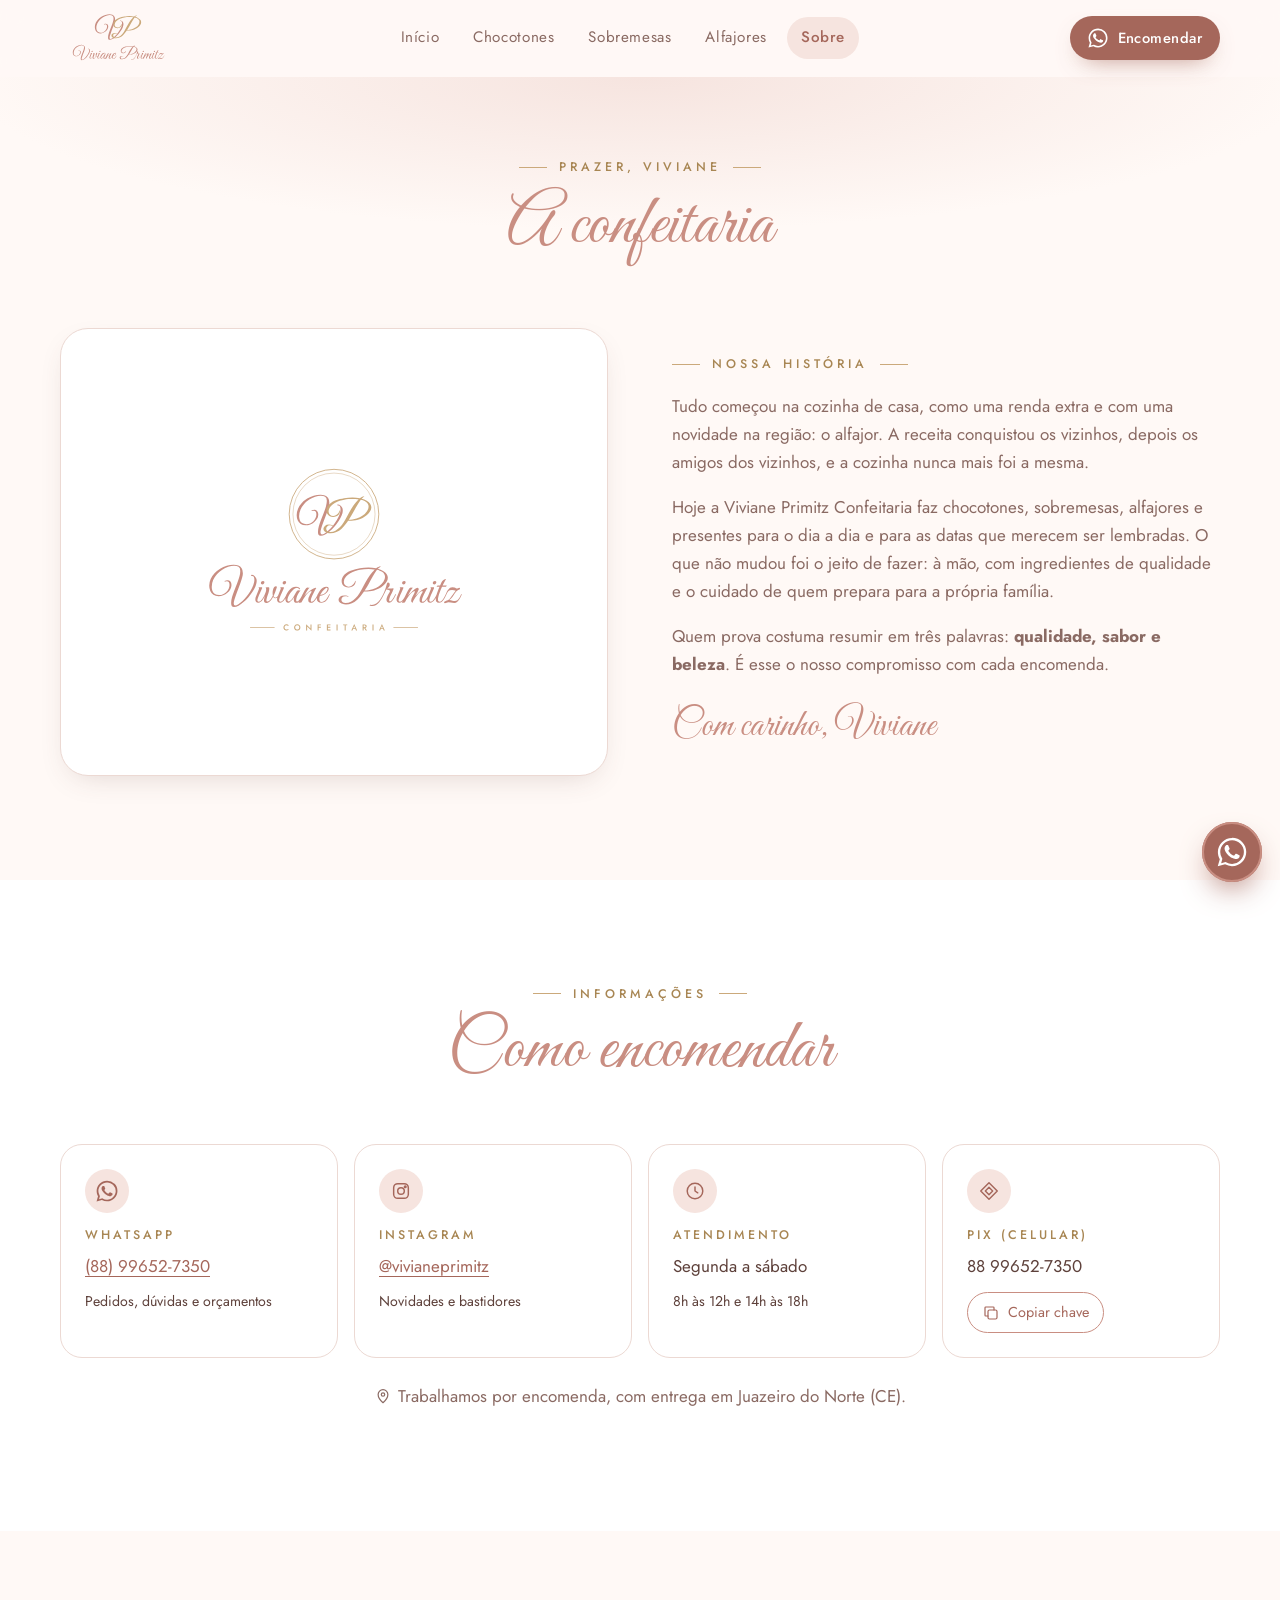
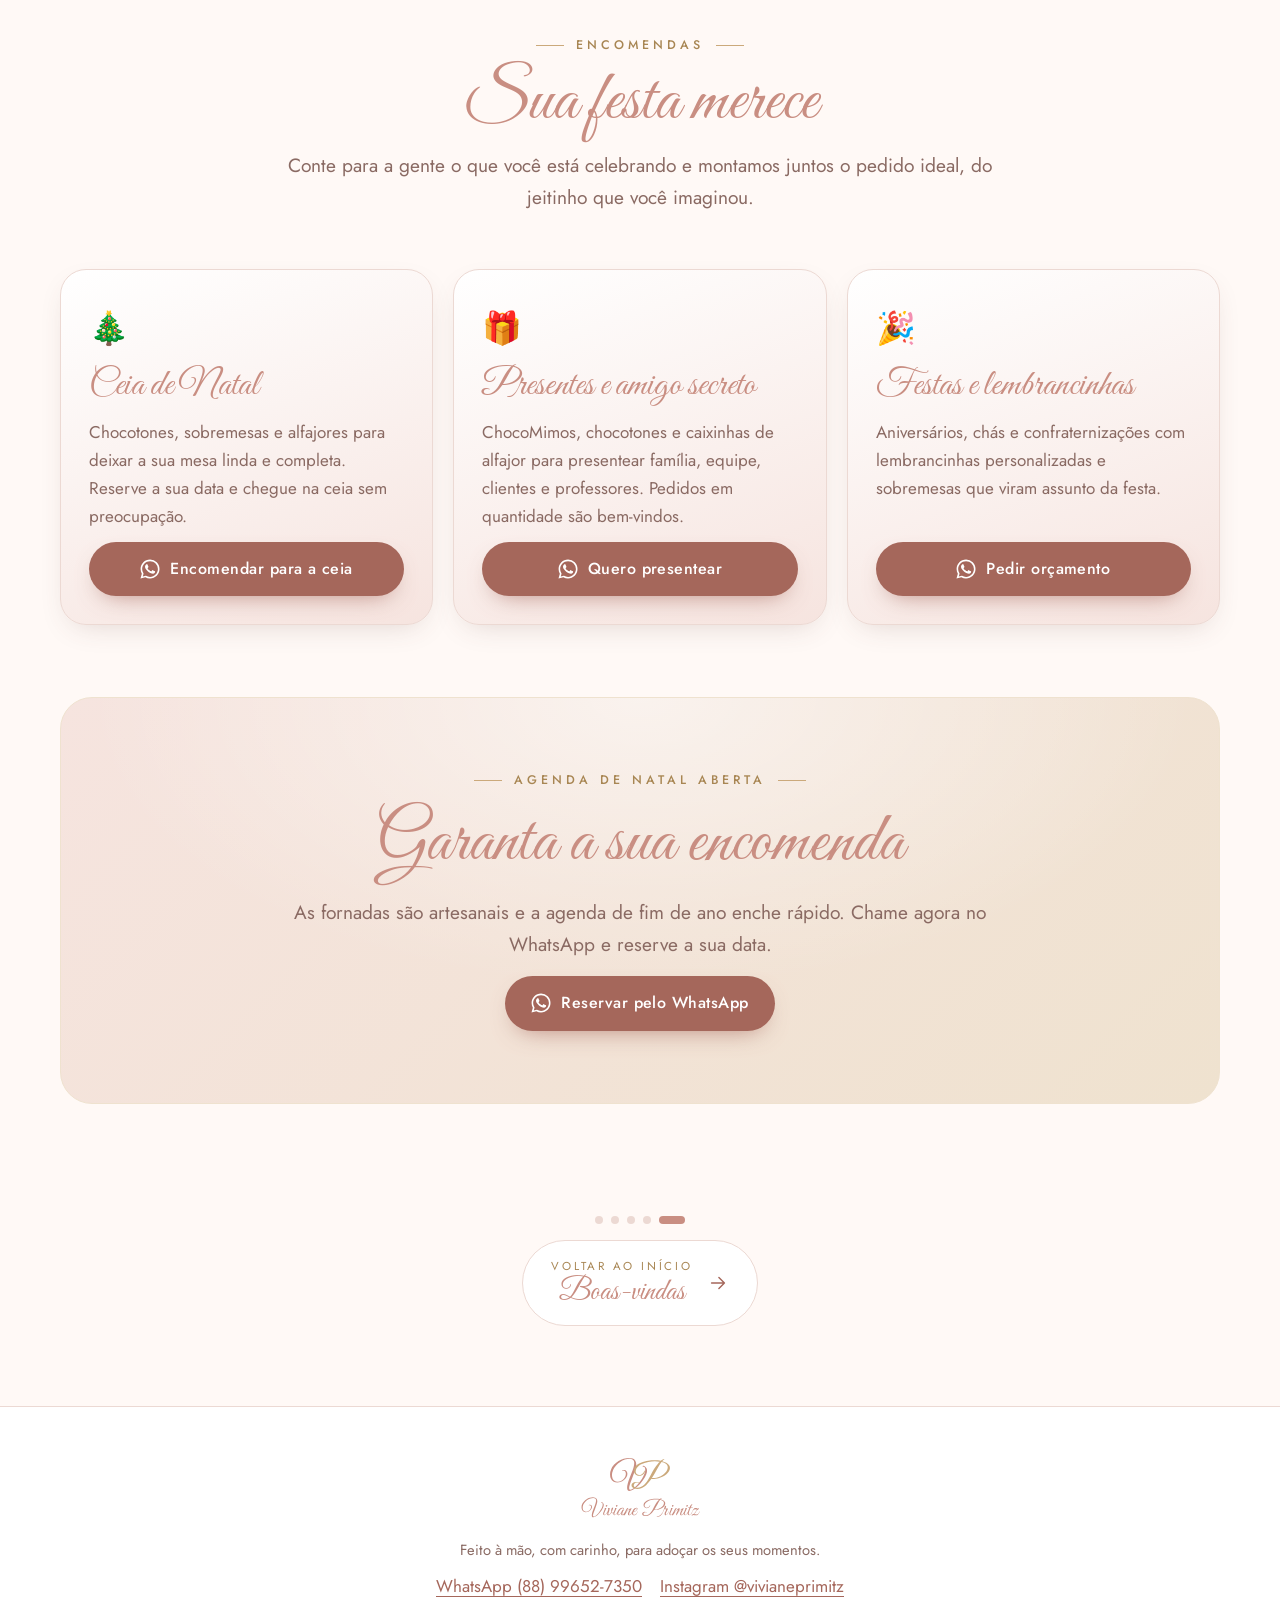
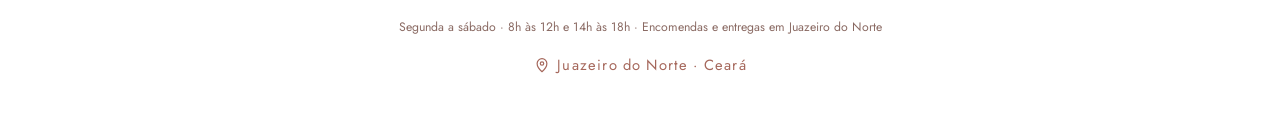
<file: sobre.html>
<!doctype html>
<html lang="pt-BR" class="no-js">
<head>
  <meta charset="utf-8">
  <meta name="viewport" content="width=device-width, initial-scale=1, viewport-fit=cover">
  <title>Sobre · Viviane Primitz Confeitaria</title>
  <meta name="description" content="Conheça a Viviane Primitz Confeitaria: horários, WhatsApp, Instagram, Pix e encomendas para festas e para o Natal.">
  <meta name="theme-color" content="#FFF9F6">

  <meta property="og:type" content="website">
  <meta property="og:locale" content="pt_BR">
  <meta property="og:site_name" content="Viviane Primitz Confeitaria">
  <meta property="og:title" content="Sobre · Viviane Primitz Confeitaria">
  <meta property="og:description" content="Conheça a Viviane Primitz Confeitaria: horários, WhatsApp, Instagram, Pix e encomendas para festas e para o Natal.">
  <meta property="og:image" content="/assets/og-image.jpg">
  <meta name="twitter:card" content="summary_large_image">

  <link rel="icon" href="assets/logo/viviane-primitz-icone.svg" type="image/svg+xml">
  <link rel="icon" href="assets/logo/icone-32.png" sizes="32x32" type="image/png">
  <link rel="apple-touch-icon" href="assets/logo/icone-180.png">

  <link rel="preconnect" href="https://fonts.googleapis.com">
  <link rel="preconnect" href="https://fonts.gstatic.com" crossorigin>
  <link rel="stylesheet" href="https://fonts.googleapis.com/css2?family=Great+Vibes&family=Jost:wght@300;400;500&display=swap">
  <link rel="stylesheet" href="css/style.css?v=2">
  <script src="js/main.js?v=2" defer></script>
</head>
<body class="page-sobre">
<a class="skip-link" href="#conteudo">Pular para o conteúdo</a>

<header class="site-header">
  <div class="container header-inner">
    <a class="brand" href="index.html" aria-label="Viviane Primitz Confeitaria, página inicial">
      <img src="assets/logo/viviane-primitz-compacta.svg" alt="Viviane Primitz" width="116" height="58">
    </a>
    <nav class="main-nav" aria-label="Cardápio">
      <ul>
        <li><a href="index.html">Início</a></li>
        <li><a href="chocotones.html">Chocotones</a></li>
        <li><a href="sobremesas.html">Sobremesas</a></li>
        <li><a href="alfajores.html">Alfajores</a></li>
        <li><a href="sobre.html" aria-current="page">Sobre</a></li>
      </ul>
    </nav>
    <a class="btn btn-sm header-cta" data-wa="Olá! Vim pelo cardápio do site e quero fazer uma encomenda. 😊" href="https://wa.me/5588996527350"><svg width="20" height="20" viewBox="0 0 24 24" fill="currentColor" aria-hidden="true"><path d="M17.47 14.38c-.3-.15-1.75-.86-2.02-.96-.27-.1-.47-.15-.67.15-.2.3-.77.96-.94 1.16-.17.2-.35.22-.64.07-.3-.15-1.25-.46-2.38-1.47-.88-.79-1.47-1.76-1.65-2.05-.17-.3-.02-.46.13-.6.13-.14.3-.35.45-.52.15-.18.2-.3.3-.5.1-.2.05-.37-.02-.52-.08-.15-.67-1.6-.92-2.2-.24-.58-.49-.5-.67-.5h-.57c-.2 0-.52.07-.8.37-.27.3-1.04 1.02-1.04 2.48 0 1.46 1.07 2.88 1.21 3.07.15.2 2.1 3.2 5.08 4.49.71.3 1.27.49 1.7.63.72.23 1.37.2 1.88.12.57-.09 1.75-.72 2-1.41.25-.7.25-1.29.17-1.41-.07-.13-.27-.2-.57-.35zM12.05 21.5h-.01a9.4 9.4 0 0 1-4.8-1.32l-.34-.2-3.56.93.95-3.47-.22-.36A9.4 9.4 0 0 1 2.6 12.05C2.6 6.84 6.84 2.6 12.06 2.6c2.52 0 4.9.99 6.68 2.77a9.38 9.38 0 0 1 2.76 6.68c0 5.21-4.24 9.45-9.45 9.45zm8.04-17.5A11.3 11.3 0 0 0 12.05.7C5.79.7.7 5.79.7 12.05c0 2 .52 3.95 1.52 5.67L.6 23.4l5.82-1.53a11.33 11.33 0 0 0 5.63 1.43h.01c6.26 0 11.35-5.09 11.35-11.35 0-3.03-1.18-5.88-3.32-8.02z"/></svg>Encomendar</a>
  </div>
</header>

<nav class="tabbar" aria-label="Cardápio">
    <a href="index.html"><svg width="20" height="20" viewBox="0 0 24 24" fill="none" stroke="currentColor" stroke-width="1.6" stroke-linecap="round" stroke-linejoin="round" aria-hidden="true"><path d="M4 11.5 12 5l8 6.5V20a1 1 0 0 1-1 1h-4.5v-5.5h-5V21H5a1 1 0 0 1-1-1z"/></svg><span>Início</span></a>
    <a href="chocotones.html"><svg width="20" height="20" viewBox="0 0 24 24" fill="none" stroke="currentColor" stroke-width="1.6" stroke-linecap="round" stroke-linejoin="round" aria-hidden="true"><path d="M4 10h16v10a1 1 0 0 1-1 1H5a1 1 0 0 1-1-1zM3 7h18v3H3zM12 7v14M12 7c-1.5-3-5-3.5-5-1.2C7 7 9 7 12 7zm0 0c1.5-3 5-3.5 5-1.2C17 7 15 7 12 7z"/></svg><span>Chocotones</span></a>
    <a href="sobremesas.html"><svg width="20" height="20" viewBox="0 0 24 24" fill="none" stroke="currentColor" stroke-width="1.6" stroke-linecap="round" stroke-linejoin="round" aria-hidden="true"><path d="M4 20h16M5 20v-6a2 2 0 0 1 2-2h10a2 2 0 0 1 2 2v6M5 15.5c1.2 1 2.3 1 3.5 0s2.3-1 3.5 0 2.3 1 3.5 0 2.3-1 3.5 0M12 12V8M12 5.5a1 1 0 0 0 0-2"/></svg><span>Sobremesas</span></a>
    <a href="alfajores.html"><svg width="20" height="20" viewBox="0 0 24 24" fill="none" stroke="currentColor" stroke-width="1.6" stroke-linecap="round" stroke-linejoin="round" aria-hidden="true"><circle cx="12" cy="12" r="8.5"/><path d="M8 9.5c1.5 1 2.5 1 4 0s2.5-1 4 0M8 14.5c1.5 1 2.5 1 4 0s2.5-1 4 0"/></svg><span>Alfajores</span></a>
    <a href="sobre.html" aria-current="page"><svg width="20" height="20" viewBox="0 0 24 24" fill="none" stroke="currentColor" stroke-width="1.6" stroke-linecap="round" stroke-linejoin="round" aria-hidden="true"><path d="M12 20s-7.5-4.4-7.5-10A4.3 4.3 0 0 1 12 7.4 4.3 4.3 0 0 1 19.5 10c0 5.6-7.5 10-7.5 10z"/></svg><span>Sobre</span></a>
</nav>

<main id="conteudo">
  <section class="page-hero">
    <div class="container">
      <span class="eyebrow">Prazer, Viviane</span>
      <h1 class="section-title">A confeitaria</h1>
    </div>
  </section>

  <section class="section" style="padding-top: 24px" aria-label="Nossa história">
    <div class="container about">
      <div class="about-card reveal">
        <img src="assets/logo/viviane-primitz-principal.svg" alt="Viviane Primitz Confeitaria" width="600" height="350" loading="lazy">
      </div>
      <div class="about-text reveal">
        <span class="eyebrow">Nossa história</span>
        <p>Tudo começou na cozinha de casa, como uma renda extra e com uma novidade na região: o alfajor. A receita conquistou os vizinhos, depois os amigos dos vizinhos, e a cozinha nunca mais foi a mesma.</p>
        <p>Hoje a Viviane Primitz Confeitaria faz chocotones, sobremesas, alfajores e presentes para o dia a dia e para as datas que merecem ser lembradas. O que não mudou foi o jeito de fazer: à mão, com ingredientes de qualidade e o cuidado de quem prepara para a própria família.</p>
        <p>Quem prova costuma resumir em três palavras: <b>qualidade, sabor e beleza</b>. É esse o nosso compromisso com cada encomenda.</p>
        <p class="signature">Com carinho, Viviane</p>
      </div>
    </div>
  </section>

  <section class="section section-alt" aria-labelledby="info-title">
    <div class="container">
      <header class="section-head reveal">
        <span class="eyebrow">Informações</span>
        <h2 class="section-title" id="info-title">Como encomendar</h2>
      </header>
      <div class="info-grid">
        <div class="info-item reveal">
          <span class="icon"><svg width="20" height="20" viewBox="0 0 24 24" fill="currentColor" aria-hidden="true"><path d="M17.47 14.38c-.3-.15-1.75-.86-2.02-.96-.27-.1-.47-.15-.67.15-.2.3-.77.96-.94 1.16-.17.2-.35.22-.64.07-.3-.15-1.25-.46-2.38-1.47-.88-.79-1.47-1.76-1.65-2.05-.17-.3-.02-.46.13-.6.13-.14.3-.35.45-.52.15-.18.2-.3.3-.5.1-.2.05-.37-.02-.52-.08-.15-.67-1.6-.92-2.2-.24-.58-.49-.5-.67-.5h-.57c-.2 0-.52.07-.8.37-.27.3-1.04 1.02-1.04 2.48 0 1.46 1.07 2.88 1.21 3.07.15.2 2.1 3.2 5.08 4.49.71.3 1.27.49 1.7.63.72.23 1.37.2 1.88.12.57-.09 1.75-.72 2-1.41.25-.7.25-1.29.17-1.41-.07-.13-.27-.2-.57-.35zM12.05 21.5h-.01a9.4 9.4 0 0 1-4.8-1.32l-.34-.2-3.56.93.95-3.47-.22-.36A9.4 9.4 0 0 1 2.6 12.05C2.6 6.84 6.84 2.6 12.06 2.6c2.52 0 4.9.99 6.68 2.77a9.38 9.38 0 0 1 2.76 6.68c0 5.21-4.24 9.45-9.45 9.45zm8.04-17.5A11.3 11.3 0 0 0 12.05.7C5.79.7.7 5.79.7 12.05c0 2 .52 3.95 1.52 5.67L.6 23.4l5.82-1.53a11.33 11.33 0 0 0 5.63 1.43h.01c6.26 0 11.35-5.09 11.35-11.35 0-3.03-1.18-5.88-3.32-8.02z"/></svg></span>
          <h3>WhatsApp</h3>
          <p><a data-wa="Olá! Vim pelo cardápio do site e quero fazer uma encomenda. 😊" href="https://wa.me/5588996527350">(88) 99652-7350</a></p>
          <p><small>Pedidos, dúvidas e orçamentos</small></p>
        </div>
        <div class="info-item reveal">
          <span class="icon"><svg width="20" height="20" viewBox="0 0 24 24" fill="none" stroke="currentColor" stroke-width="1.6" stroke-linecap="round" stroke-linejoin="round" aria-hidden="true"><rect x="4" y="4" width="16" height="16" rx="4.5"/><circle cx="12" cy="12" r="3.6"/><circle cx="16.6" cy="7.4" r=".9" fill="currentColor"/></svg></span>
          <h3>Instagram</h3>
          <p><a href="https://www.instagram.com/vivianeprimitz" target="_blank" rel="noopener">@vivianeprimitz</a></p>
          <p><small>Novidades e bastidores</small></p>
        </div>
        <div class="info-item reveal">
          <span class="icon"><svg width="20" height="20" viewBox="0 0 24 24" fill="none" stroke="currentColor" stroke-width="1.6" stroke-linecap="round" stroke-linejoin="round" aria-hidden="true"><circle cx="12" cy="12" r="8.5"/><path d="M12 7.5V12l3 2"/></svg></span>
          <h3>Atendimento</h3>
          <p>Segunda a sábado</p>
          <p><small>8h às 12h e 14h às 18h</small></p>
        </div>
        <div class="info-item reveal">
          <span class="icon"><svg width="20" height="20" viewBox="0 0 24 24" fill="none" stroke="currentColor" stroke-width="1.6" stroke-linecap="round" stroke-linejoin="round" aria-hidden="true"><path d="m12 3 9 9-9 9-9-9z"/><path d="m8 12 4-4 4 4-4 4z"/></svg></span>
          <h3>Pix (celular)</h3>
          <p>88 99652-7350</p>
          <button type="button" class="copy-btn" data-copy="88996527350"><svg width="20" height="20" viewBox="0 0 24 24" fill="none" stroke="currentColor" stroke-width="1.6" stroke-linecap="round" stroke-linejoin="round" aria-hidden="true"><rect x="8" y="8" width="12" height="12" rx="2"/><path d="M16 8V5a1 1 0 0 0-1-1H5a1 1 0 0 0-1 1v10a1 1 0 0 0 1 1h3"/></svg><span>Copiar chave</span></button>
        </div>
      </div>
      <p class="reveal" style="text-align:center; margin-top: 24px; color: var(--cacau-suave)"><svg style="width:18px;height:18px;vertical-align:-3px;margin-right:6px" width="20" height="20" viewBox="0 0 24 24" fill="none" stroke="currentColor" stroke-width="1.6" stroke-linecap="round" stroke-linejoin="round" aria-hidden="true"><path d="M12 21s-6.5-5.6-6.5-11a6.5 6.5 0 0 1 13 0c0 5.4-6.5 11-6.5 11z"/><circle cx="12" cy="10" r="2.3"/></svg>Trabalhamos por encomenda, com entrega em Juazeiro do Norte (CE).</p>
    </div>
  </section>

  <section class="section" aria-labelledby="festa-title">
    <div class="container">
      <header class="section-head reveal">
        <span class="eyebrow">Encomendas</span>
        <h2 class="section-title" id="festa-title">Sua festa merece</h2>
        <p class="lead">Conte para a gente o que você está celebrando e montamos juntos o pedido ideal, do jeitinho que você imaginou.</p>
      </header>
      <div class="occasions">
        <article class="occasion reveal">
          <span class="emoji" aria-hidden="true">🎄</span>
          <h3>Ceia de Natal</h3>
          <p>Chocotones, sobremesas e alfajores para deixar a sua mesa linda e completa. Reserve a sua data e chegue na ceia sem preocupação.</p>
          <a class="btn btn-block" data-wa="Olá! Quero encomendar doces para a minha ceia de Natal. 😊" href="https://wa.me/5588996527350"><svg width="20" height="20" viewBox="0 0 24 24" fill="currentColor" aria-hidden="true"><path d="M17.47 14.38c-.3-.15-1.75-.86-2.02-.96-.27-.1-.47-.15-.67.15-.2.3-.77.96-.94 1.16-.17.2-.35.22-.64.07-.3-.15-1.25-.46-2.38-1.47-.88-.79-1.47-1.76-1.65-2.05-.17-.3-.02-.46.13-.6.13-.14.3-.35.45-.52.15-.18.2-.3.3-.5.1-.2.05-.37-.02-.52-.08-.15-.67-1.6-.92-2.2-.24-.58-.49-.5-.67-.5h-.57c-.2 0-.52.07-.8.37-.27.3-1.04 1.02-1.04 2.48 0 1.46 1.07 2.88 1.21 3.07.15.2 2.1 3.2 5.08 4.49.71.3 1.27.49 1.7.63.72.23 1.37.2 1.88.12.57-.09 1.75-.72 2-1.41.25-.7.25-1.29.17-1.41-.07-.13-.27-.2-.57-.35zM12.05 21.5h-.01a9.4 9.4 0 0 1-4.8-1.32l-.34-.2-3.56.93.95-3.47-.22-.36A9.4 9.4 0 0 1 2.6 12.05C2.6 6.84 6.84 2.6 12.06 2.6c2.52 0 4.9.99 6.68 2.77a9.38 9.38 0 0 1 2.76 6.68c0 5.21-4.24 9.45-9.45 9.45zm8.04-17.5A11.3 11.3 0 0 0 12.05.7C5.79.7.7 5.79.7 12.05c0 2 .52 3.95 1.52 5.67L.6 23.4l5.82-1.53a11.33 11.33 0 0 0 5.63 1.43h.01c6.26 0 11.35-5.09 11.35-11.35 0-3.03-1.18-5.88-3.32-8.02z"/></svg>Encomendar para a ceia</a>
        </article>
        <article class="occasion reveal">
          <span class="emoji" aria-hidden="true">🎁</span>
          <h3>Presentes e amigo secreto</h3>
          <p>ChocoMimos, chocotones e caixinhas de alfajor para presentear família, equipe, clientes e professores. Pedidos em quantidade são bem-vindos.</p>
          <a class="btn btn-block" data-wa="Olá! Quero encomendar doces para presentear (amigo secreto/presentes). 😊" href="https://wa.me/5588996527350"><svg width="20" height="20" viewBox="0 0 24 24" fill="currentColor" aria-hidden="true"><path d="M17.47 14.38c-.3-.15-1.75-.86-2.02-.96-.27-.1-.47-.15-.67.15-.2.3-.77.96-.94 1.16-.17.2-.35.22-.64.07-.3-.15-1.25-.46-2.38-1.47-.88-.79-1.47-1.76-1.65-2.05-.17-.3-.02-.46.13-.6.13-.14.3-.35.45-.52.15-.18.2-.3.3-.5.1-.2.05-.37-.02-.52-.08-.15-.67-1.6-.92-2.2-.24-.58-.49-.5-.67-.5h-.57c-.2 0-.52.07-.8.37-.27.3-1.04 1.02-1.04 2.48 0 1.46 1.07 2.88 1.21 3.07.15.2 2.1 3.2 5.08 4.49.71.3 1.27.49 1.7.63.72.23 1.37.2 1.88.12.57-.09 1.75-.72 2-1.41.25-.7.25-1.29.17-1.41-.07-.13-.27-.2-.57-.35zM12.05 21.5h-.01a9.4 9.4 0 0 1-4.8-1.32l-.34-.2-3.56.93.95-3.47-.22-.36A9.4 9.4 0 0 1 2.6 12.05C2.6 6.84 6.84 2.6 12.06 2.6c2.52 0 4.9.99 6.68 2.77a9.38 9.38 0 0 1 2.76 6.68c0 5.21-4.24 9.45-9.45 9.45zm8.04-17.5A11.3 11.3 0 0 0 12.05.7C5.79.7.7 5.79.7 12.05c0 2 .52 3.95 1.52 5.67L.6 23.4l5.82-1.53a11.33 11.33 0 0 0 5.63 1.43h.01c6.26 0 11.35-5.09 11.35-11.35 0-3.03-1.18-5.88-3.32-8.02z"/></svg>Quero presentear</a>
        </article>
        <article class="occasion reveal">
          <span class="emoji" aria-hidden="true">🎉</span>
          <h3>Festas e lembrancinhas</h3>
          <p>Aniversários, chás e confraternizações com lembrancinhas personalizadas e sobremesas que viram assunto da festa.</p>
          <a class="btn btn-block" data-wa="Olá! Quero orçamento de doces e lembrancinhas para a minha festa. 😊" href="https://wa.me/5588996527350"><svg width="20" height="20" viewBox="0 0 24 24" fill="currentColor" aria-hidden="true"><path d="M17.47 14.38c-.3-.15-1.75-.86-2.02-.96-.27-.1-.47-.15-.67.15-.2.3-.77.96-.94 1.16-.17.2-.35.22-.64.07-.3-.15-1.25-.46-2.38-1.47-.88-.79-1.47-1.76-1.65-2.05-.17-.3-.02-.46.13-.6.13-.14.3-.35.45-.52.15-.18.2-.3.3-.5.1-.2.05-.37-.02-.52-.08-.15-.67-1.6-.92-2.2-.24-.58-.49-.5-.67-.5h-.57c-.2 0-.52.07-.8.37-.27.3-1.04 1.02-1.04 2.48 0 1.46 1.07 2.88 1.21 3.07.15.2 2.1 3.2 5.08 4.49.71.3 1.27.49 1.7.63.72.23 1.37.2 1.88.12.57-.09 1.75-.72 2-1.41.25-.7.25-1.29.17-1.41-.07-.13-.27-.2-.57-.35zM12.05 21.5h-.01a9.4 9.4 0 0 1-4.8-1.32l-.34-.2-3.56.93.95-3.47-.22-.36A9.4 9.4 0 0 1 2.6 12.05C2.6 6.84 6.84 2.6 12.06 2.6c2.52 0 4.9.99 6.68 2.77a9.38 9.38 0 0 1 2.76 6.68c0 5.21-4.24 9.45-9.45 9.45zm8.04-17.5A11.3 11.3 0 0 0 12.05.7C5.79.7.7 5.79.7 12.05c0 2 .52 3.95 1.52 5.67L.6 23.4l5.82-1.53a11.33 11.33 0 0 0 5.63 1.43h.01c6.26 0 11.35-5.09 11.35-11.35 0-3.03-1.18-5.88-3.32-8.02z"/></svg>Pedir orçamento</a>
        </article>
      </div>

      <div class="final-cta reveal" style="margin-top: clamp(40px, 6vw, 72px)">
        <span class="eyebrow">Agenda de Natal aberta</span>
        <h2 class="section-title">Garanta a sua encomenda</h2>
        <p class="lead">As fornadas são artesanais e a agenda de fim de ano enche rápido. Chame agora no WhatsApp e reserve a sua data.</p>
        <a class="btn" data-wa="Olá! Quero reservar uma encomenda de Natal. 😊" href="https://wa.me/5588996527350"><svg width="20" height="20" viewBox="0 0 24 24" fill="currentColor" aria-hidden="true"><path d="M17.47 14.38c-.3-.15-1.75-.86-2.02-.96-.27-.1-.47-.15-.67.15-.2.3-.77.96-.94 1.16-.17.2-.35.22-.64.07-.3-.15-1.25-.46-2.38-1.47-.88-.79-1.47-1.76-1.65-2.05-.17-.3-.02-.46.13-.6.13-.14.3-.35.45-.52.15-.18.2-.3.3-.5.1-.2.05-.37-.02-.52-.08-.15-.67-1.6-.92-2.2-.24-.58-.49-.5-.67-.5h-.57c-.2 0-.52.07-.8.37-.27.3-1.04 1.02-1.04 2.48 0 1.46 1.07 2.88 1.21 3.07.15.2 2.1 3.2 5.08 4.49.71.3 1.27.49 1.7.63.72.23 1.37.2 1.88.12.57-.09 1.75-.72 2-1.41.25-.7.25-1.29.17-1.41-.07-.13-.27-.2-.57-.35zM12.05 21.5h-.01a9.4 9.4 0 0 1-4.8-1.32l-.34-.2-3.56.93.95-3.47-.22-.36A9.4 9.4 0 0 1 2.6 12.05C2.6 6.84 6.84 2.6 12.06 2.6c2.52 0 4.9.99 6.68 2.77a9.38 9.38 0 0 1 2.76 6.68c0 5.21-4.24 9.45-9.45 9.45zm8.04-17.5A11.3 11.3 0 0 0 12.05.7C5.79.7.7 5.79.7 12.05c0 2 .52 3.95 1.52 5.67L.6 23.4l5.82-1.53a11.33 11.33 0 0 0 5.63 1.43h.01c6.26 0 11.35-5.09 11.35-11.35 0-3.03-1.18-5.88-3.32-8.02z"/></svg>Reservar pelo WhatsApp</a>
      </div>
    </div>
  </section>
</main>

<section class="page-next" aria-label="Navegação entre páginas">
  <div class="container page-next-inner">
    <div class="steps" aria-label="Página 5 de 5"><span></span><span></span><span></span><span></span><span class="is-current"></span></div>
    <a class="next-link" href="index.html">
        <span><small>Voltar ao início</small><strong>Boas-vindas</strong></span>
        <svg width="20" height="20" viewBox="0 0 24 24" fill="none" stroke="currentColor" stroke-width="1.6" stroke-linecap="round" stroke-linejoin="round" aria-hidden="true"><path d="M5 12h14M13 6l6 6-6 6"/></svg>
      </a>
  </div>
</section>
<footer class="site-footer">
  <div class="container">
    <img src="assets/logo/viviane-primitz-compacta.svg" alt="Viviane Primitz" width="150" height="75" loading="lazy">
    <p>Feito à mão, com carinho, para adoçar os seus momentos.</p>
    <div class="footer-links">
      <a data-wa="Olá! Vim pelo cardápio do site e quero fazer uma encomenda. 😊" href="https://wa.me/5588996527350">WhatsApp (88) 99652-7350</a>
      <a href="https://www.instagram.com/vivianeprimitz" target="_blank" rel="noopener">Instagram @vivianeprimitz</a>
    </div>
    <p><small>Segunda a sábado · 8h às 12h e 14h às 18h · Encomendas e entregas em Juazeiro do Norte</small></p>
    <p class="footer-city"><svg width="20" height="20" viewBox="0 0 24 24" fill="none" stroke="currentColor" stroke-width="1.6" stroke-linecap="round" stroke-linejoin="round" aria-hidden="true"><path d="M12 21s-6.5-5.6-6.5-11a6.5 6.5 0 0 1 13 0c0 5.4-6.5 11-6.5 11z"/><circle cx="12" cy="10" r="2.3"/></svg>Juazeiro do Norte · Ceará</p>
  </div>
</footer>

<a class="wa-float" data-wa="Olá! Vim pelo cardápio do site e quero fazer uma encomenda. 😊" href="https://wa.me/5588996527350" aria-label="Falar com a Viviane no WhatsApp"><svg width="20" height="20" viewBox="0 0 24 24" fill="currentColor" aria-hidden="true"><path d="M17.47 14.38c-.3-.15-1.75-.86-2.02-.96-.27-.1-.47-.15-.67.15-.2.3-.77.96-.94 1.16-.17.2-.35.22-.64.07-.3-.15-1.25-.46-2.38-1.47-.88-.79-1.47-1.76-1.65-2.05-.17-.3-.02-.46.13-.6.13-.14.3-.35.45-.52.15-.18.2-.3.3-.5.1-.2.05-.37-.02-.52-.08-.15-.67-1.6-.92-2.2-.24-.58-.49-.5-.67-.5h-.57c-.2 0-.52.07-.8.37-.27.3-1.04 1.02-1.04 2.48 0 1.46 1.07 2.88 1.21 3.07.15.2 2.1 3.2 5.08 4.49.71.3 1.27.49 1.7.63.72.23 1.37.2 1.88.12.57-.09 1.75-.72 2-1.41.25-.7.25-1.29.17-1.41-.07-.13-.27-.2-.57-.35zM12.05 21.5h-.01a9.4 9.4 0 0 1-4.8-1.32l-.34-.2-3.56.93.95-3.47-.22-.36A9.4 9.4 0 0 1 2.6 12.05C2.6 6.84 6.84 2.6 12.06 2.6c2.52 0 4.9.99 6.68 2.77a9.38 9.38 0 0 1 2.76 6.68c0 5.21-4.24 9.45-9.45 9.45zm8.04-17.5A11.3 11.3 0 0 0 12.05.7C5.79.7.7 5.79.7 12.05c0 2 .52 3.95 1.52 5.67L.6 23.4l5.82-1.53a11.33 11.33 0 0 0 5.63 1.43h.01c6.26 0 11.35-5.09 11.35-11.35 0-3.03-1.18-5.88-3.32-8.02z"/></svg></a>
</body>
</html>
</file>
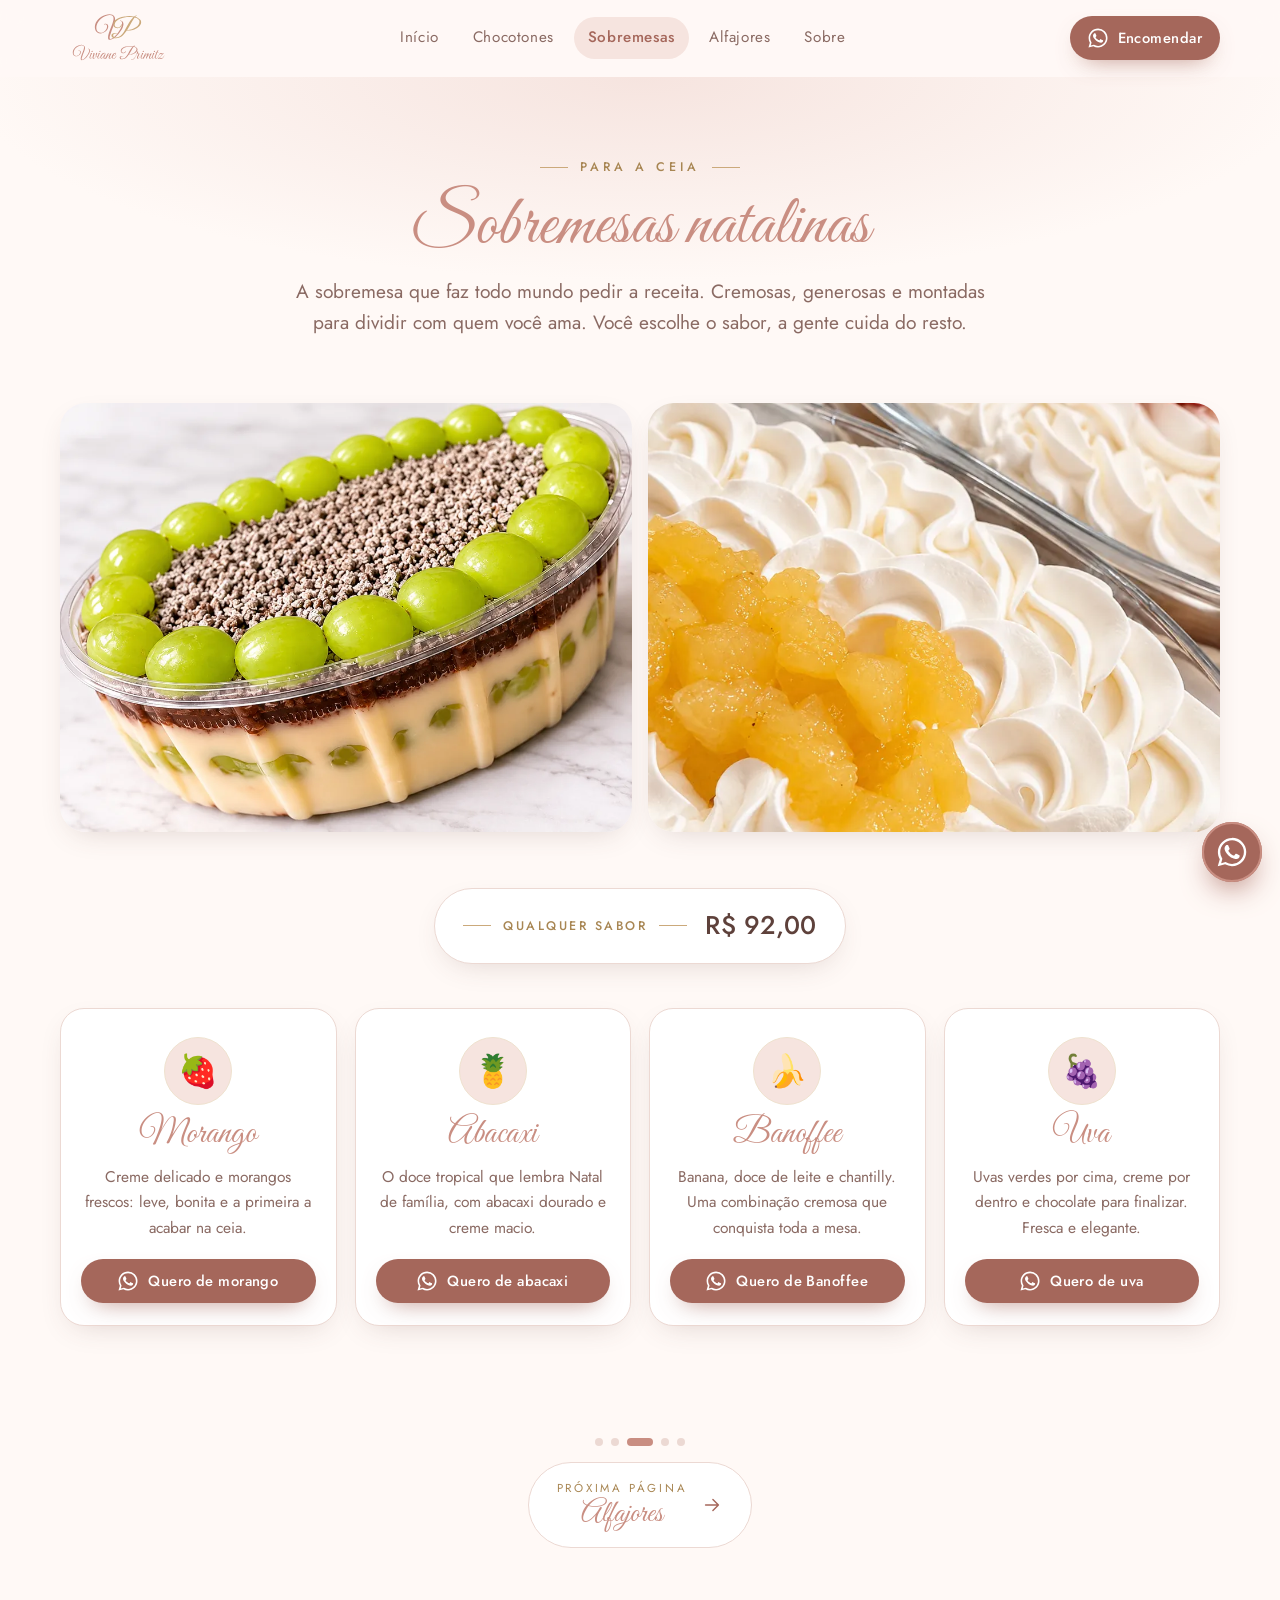
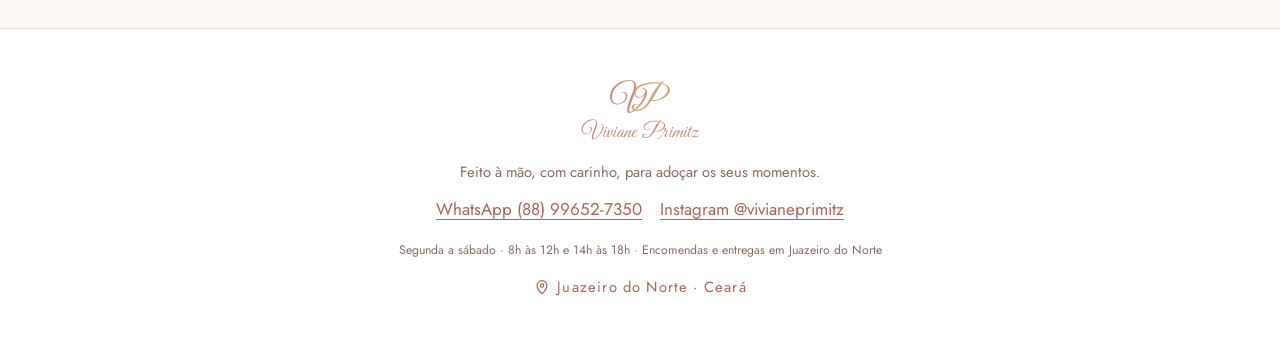
<file: sobremesas.html>
<!doctype html>
<html lang="pt-BR" class="no-js">
<head>
  <meta charset="utf-8">
  <meta name="viewport" content="width=device-width, initial-scale=1, viewport-fit=cover">
  <title>Sobremesas natalinas · Viviane Primitz Confeitaria</title>
  <meta name="description" content="Sobremesas natalinas de morango, abacaxi, banoffee e uva por R$ 92,00. Encomende a sua para a ceia pelo WhatsApp.">
  <meta name="theme-color" content="#FFF9F6">

  <meta property="og:type" content="website">
  <meta property="og:locale" content="pt_BR">
  <meta property="og:site_name" content="Viviane Primitz Confeitaria">
  <meta property="og:title" content="Sobremesas natalinas · Viviane Primitz Confeitaria">
  <meta property="og:description" content="Sobremesas natalinas de morango, abacaxi, banoffee e uva por R$ 92,00. Encomende a sua para a ceia pelo WhatsApp.">
  <meta property="og:image" content="/assets/og-image.jpg">
  <meta name="twitter:card" content="summary_large_image">

  <link rel="icon" href="assets/logo/viviane-primitz-icone.svg" type="image/svg+xml">
  <link rel="icon" href="assets/logo/icone-32.png" sizes="32x32" type="image/png">
  <link rel="apple-touch-icon" href="assets/logo/icone-180.png">

  <link rel="preconnect" href="https://fonts.googleapis.com">
  <link rel="preconnect" href="https://fonts.gstatic.com" crossorigin>
  <link rel="stylesheet" href="https://fonts.googleapis.com/css2?family=Great+Vibes&family=Jost:wght@300;400;500&display=swap">
  <link rel="stylesheet" href="css/style.css?v=2">
  <script src="js/main.js?v=2" defer></script>
</head>
<body class="page-sobremesas">
<a class="skip-link" href="#conteudo">Pular para o conteúdo</a>

<header class="site-header">
  <div class="container header-inner">
    <a class="brand" href="index.html" aria-label="Viviane Primitz Confeitaria, página inicial">
      <img src="assets/logo/viviane-primitz-compacta.svg" alt="Viviane Primitz" width="116" height="58">
    </a>
    <nav class="main-nav" aria-label="Cardápio">
      <ul>
        <li><a href="index.html">Início</a></li>
        <li><a href="chocotones.html">Chocotones</a></li>
        <li><a href="sobremesas.html" aria-current="page">Sobremesas</a></li>
        <li><a href="alfajores.html">Alfajores</a></li>
        <li><a href="sobre.html">Sobre</a></li>
      </ul>
    </nav>
    <a class="btn btn-sm header-cta" data-wa="Olá! Vim pelo cardápio do site e quero fazer uma encomenda. 😊" href="https://wa.me/5588996527350"><svg width="20" height="20" viewBox="0 0 24 24" fill="currentColor" aria-hidden="true"><path d="M17.47 14.38c-.3-.15-1.75-.86-2.02-.96-.27-.1-.47-.15-.67.15-.2.3-.77.96-.94 1.16-.17.2-.35.22-.64.07-.3-.15-1.25-.46-2.38-1.47-.88-.79-1.47-1.76-1.65-2.05-.17-.3-.02-.46.13-.6.13-.14.3-.35.45-.52.15-.18.2-.3.3-.5.1-.2.05-.37-.02-.52-.08-.15-.67-1.6-.92-2.2-.24-.58-.49-.5-.67-.5h-.57c-.2 0-.52.07-.8.37-.27.3-1.04 1.02-1.04 2.48 0 1.46 1.07 2.88 1.21 3.07.15.2 2.1 3.2 5.08 4.49.71.3 1.27.49 1.7.63.72.23 1.37.2 1.88.12.57-.09 1.75-.72 2-1.41.25-.7.25-1.29.17-1.41-.07-.13-.27-.2-.57-.35zM12.05 21.5h-.01a9.4 9.4 0 0 1-4.8-1.32l-.34-.2-3.56.93.95-3.47-.22-.36A9.4 9.4 0 0 1 2.6 12.05C2.6 6.84 6.84 2.6 12.06 2.6c2.52 0 4.9.99 6.68 2.77a9.38 9.38 0 0 1 2.76 6.68c0 5.21-4.24 9.45-9.45 9.45zm8.04-17.5A11.3 11.3 0 0 0 12.05.7C5.79.7.7 5.79.7 12.05c0 2 .52 3.95 1.52 5.67L.6 23.4l5.82-1.53a11.33 11.33 0 0 0 5.63 1.43h.01c6.26 0 11.35-5.09 11.35-11.35 0-3.03-1.18-5.88-3.32-8.02z"/></svg>Encomendar</a>
  </div>
</header>

<nav class="tabbar" aria-label="Cardápio">
    <a href="index.html"><svg width="20" height="20" viewBox="0 0 24 24" fill="none" stroke="currentColor" stroke-width="1.6" stroke-linecap="round" stroke-linejoin="round" aria-hidden="true"><path d="M4 11.5 12 5l8 6.5V20a1 1 0 0 1-1 1h-4.5v-5.5h-5V21H5a1 1 0 0 1-1-1z"/></svg><span>Início</span></a>
    <a href="chocotones.html"><svg width="20" height="20" viewBox="0 0 24 24" fill="none" stroke="currentColor" stroke-width="1.6" stroke-linecap="round" stroke-linejoin="round" aria-hidden="true"><path d="M4 10h16v10a1 1 0 0 1-1 1H5a1 1 0 0 1-1-1zM3 7h18v3H3zM12 7v14M12 7c-1.5-3-5-3.5-5-1.2C7 7 9 7 12 7zm0 0c1.5-3 5-3.5 5-1.2C17 7 15 7 12 7z"/></svg><span>Chocotones</span></a>
    <a href="sobremesas.html" aria-current="page"><svg width="20" height="20" viewBox="0 0 24 24" fill="none" stroke="currentColor" stroke-width="1.6" stroke-linecap="round" stroke-linejoin="round" aria-hidden="true"><path d="M4 20h16M5 20v-6a2 2 0 0 1 2-2h10a2 2 0 0 1 2 2v6M5 15.5c1.2 1 2.3 1 3.5 0s2.3-1 3.5 0 2.3 1 3.5 0 2.3-1 3.5 0M12 12V8M12 5.5a1 1 0 0 0 0-2"/></svg><span>Sobremesas</span></a>
    <a href="alfajores.html"><svg width="20" height="20" viewBox="0 0 24 24" fill="none" stroke="currentColor" stroke-width="1.6" stroke-linecap="round" stroke-linejoin="round" aria-hidden="true"><circle cx="12" cy="12" r="8.5"/><path d="M8 9.5c1.5 1 2.5 1 4 0s2.5-1 4 0M8 14.5c1.5 1 2.5 1 4 0s2.5-1 4 0"/></svg><span>Alfajores</span></a>
    <a href="sobre.html"><svg width="20" height="20" viewBox="0 0 24 24" fill="none" stroke="currentColor" stroke-width="1.6" stroke-linecap="round" stroke-linejoin="round" aria-hidden="true"><path d="M12 20s-7.5-4.4-7.5-10A4.3 4.3 0 0 1 12 7.4 4.3 4.3 0 0 1 19.5 10c0 5.6-7.5 10-7.5 10z"/></svg><span>Sobre</span></a>
</nav>

<main id="conteudo">
  <section class="page-hero">
    <div class="container">
      <span class="eyebrow">Para a ceia</span>
      <h1 class="section-title">Sobremesas natalinas</h1>
      <p class="lead">A sobremesa que faz todo mundo pedir a receita. Cremosas, generosas e montadas para dividir com quem você ama. Você escolhe o sabor, a gente cuida do resto.</p>
    </div>
  </section>

  <section class="section" style="padding-top: 24px" aria-label="Sabores de sobremesas natalinas">
    <div class="container">
      <div class="dessert-gallery reveal">
        <figure><img src="assets/img/sobremesa-uva.webp" srcset="assets/img/sobremesa-uva-sm.webp 560w, assets/img/sobremesa-uva.webp 1000w" sizes="(max-width: 560px) 92vw, 50vw" alt="Sobremesa natalina de uva decorada com uvas verdes" width="1000" height="750"></figure>
        <figure><img src="assets/img/sobremesa-morango-abacaxi.webp" srcset="assets/img/sobremesa-morango-abacaxi-sm.webp 560w, assets/img/sobremesa-morango-abacaxi.webp 1000w" sizes="(max-width: 560px) 92vw, 50vw" alt="Sobremesas natalinas de morango e de abacaxi com chantilly" width="1000" height="750"></figure>
      </div>

      <div class="price-banner reveal">
        <span class="eyebrow" style="letter-spacing:.2em">Qualquer sabor</span>
        <span class="price">R$ 92,00</span>
      </div>

      <div class="flavors">
        <article class="flavor reveal">
          <span class="flavor-icon" aria-hidden="true">🍓</span>
          <h3>Morango</h3>
          <p>Creme delicado e morangos frescos: leve, bonita e a primeira a acabar na ceia.</p>
          <a class="btn btn-sm btn-block" data-wa="Olá! Quero uma Sobremesa Natalina de Morango (R$ 92,00). 😊" href="https://wa.me/5588996527350"><svg width="20" height="20" viewBox="0 0 24 24" fill="currentColor" aria-hidden="true"><path d="M17.47 14.38c-.3-.15-1.75-.86-2.02-.96-.27-.1-.47-.15-.67.15-.2.3-.77.96-.94 1.16-.17.2-.35.22-.64.07-.3-.15-1.25-.46-2.38-1.47-.88-.79-1.47-1.76-1.65-2.05-.17-.3-.02-.46.13-.6.13-.14.3-.35.45-.52.15-.18.2-.3.3-.5.1-.2.05-.37-.02-.52-.08-.15-.67-1.6-.92-2.2-.24-.58-.49-.5-.67-.5h-.57c-.2 0-.52.07-.8.37-.27.3-1.04 1.02-1.04 2.48 0 1.46 1.07 2.88 1.21 3.07.15.2 2.1 3.2 5.08 4.49.71.3 1.27.49 1.7.63.72.23 1.37.2 1.88.12.57-.09 1.75-.72 2-1.41.25-.7.25-1.29.17-1.41-.07-.13-.27-.2-.57-.35zM12.05 21.5h-.01a9.4 9.4 0 0 1-4.8-1.32l-.34-.2-3.56.93.95-3.47-.22-.36A9.4 9.4 0 0 1 2.6 12.05C2.6 6.84 6.84 2.6 12.06 2.6c2.52 0 4.9.99 6.68 2.77a9.38 9.38 0 0 1 2.76 6.68c0 5.21-4.24 9.45-9.45 9.45zm8.04-17.5A11.3 11.3 0 0 0 12.05.7C5.79.7.7 5.79.7 12.05c0 2 .52 3.95 1.52 5.67L.6 23.4l5.82-1.53a11.33 11.33 0 0 0 5.63 1.43h.01c6.26 0 11.35-5.09 11.35-11.35 0-3.03-1.18-5.88-3.32-8.02z"/></svg>Quero de morango</a>
        </article>
        <article class="flavor reveal">
          <span class="flavor-icon" aria-hidden="true">🍍</span>
          <h3>Abacaxi</h3>
          <p>O doce tropical que lembra Natal de família, com abacaxi dourado e creme macio.</p>
          <a class="btn btn-sm btn-block" data-wa="Olá! Quero uma Sobremesa Natalina de Abacaxi (R$ 92,00). 😊" href="https://wa.me/5588996527350"><svg width="20" height="20" viewBox="0 0 24 24" fill="currentColor" aria-hidden="true"><path d="M17.47 14.38c-.3-.15-1.75-.86-2.02-.96-.27-.1-.47-.15-.67.15-.2.3-.77.96-.94 1.16-.17.2-.35.22-.64.07-.3-.15-1.25-.46-2.38-1.47-.88-.79-1.47-1.76-1.65-2.05-.17-.3-.02-.46.13-.6.13-.14.3-.35.45-.52.15-.18.2-.3.3-.5.1-.2.05-.37-.02-.52-.08-.15-.67-1.6-.92-2.2-.24-.58-.49-.5-.67-.5h-.57c-.2 0-.52.07-.8.37-.27.3-1.04 1.02-1.04 2.48 0 1.46 1.07 2.88 1.21 3.07.15.2 2.1 3.2 5.08 4.49.71.3 1.27.49 1.7.63.72.23 1.37.2 1.88.12.57-.09 1.75-.72 2-1.41.25-.7.25-1.29.17-1.41-.07-.13-.27-.2-.57-.35zM12.05 21.5h-.01a9.4 9.4 0 0 1-4.8-1.32l-.34-.2-3.56.93.95-3.47-.22-.36A9.4 9.4 0 0 1 2.6 12.05C2.6 6.84 6.84 2.6 12.06 2.6c2.52 0 4.9.99 6.68 2.77a9.38 9.38 0 0 1 2.76 6.68c0 5.21-4.24 9.45-9.45 9.45zm8.04-17.5A11.3 11.3 0 0 0 12.05.7C5.79.7.7 5.79.7 12.05c0 2 .52 3.95 1.52 5.67L.6 23.4l5.82-1.53a11.33 11.33 0 0 0 5.63 1.43h.01c6.26 0 11.35-5.09 11.35-11.35 0-3.03-1.18-5.88-3.32-8.02z"/></svg>Quero de abacaxi</a>
        </article>
        <article class="flavor reveal">
          <span class="flavor-icon" aria-hidden="true">🍌</span>
          <h3>Banoffee</h3>
          <p>Banana, doce de leite e chantilly. Uma combinação cremosa que conquista toda a mesa.</p>
          <a class="btn btn-sm btn-block" data-wa="Olá! Quero uma Sobremesa Natalina de Banoffee (R$ 92,00). 😊" href="https://wa.me/5588996527350"><svg width="20" height="20" viewBox="0 0 24 24" fill="currentColor" aria-hidden="true"><path d="M17.47 14.38c-.3-.15-1.75-.86-2.02-.96-.27-.1-.47-.15-.67.15-.2.3-.77.96-.94 1.16-.17.2-.35.22-.64.07-.3-.15-1.25-.46-2.38-1.47-.88-.79-1.47-1.76-1.65-2.05-.17-.3-.02-.46.13-.6.13-.14.3-.35.45-.52.15-.18.2-.3.3-.5.1-.2.05-.37-.02-.52-.08-.15-.67-1.6-.92-2.2-.24-.58-.49-.5-.67-.5h-.57c-.2 0-.52.07-.8.37-.27.3-1.04 1.02-1.04 2.48 0 1.46 1.07 2.88 1.21 3.07.15.2 2.1 3.2 5.08 4.49.71.3 1.27.49 1.7.63.72.23 1.37.2 1.88.12.57-.09 1.75-.72 2-1.41.25-.7.25-1.29.17-1.41-.07-.13-.27-.2-.57-.35zM12.05 21.5h-.01a9.4 9.4 0 0 1-4.8-1.32l-.34-.2-3.56.93.95-3.47-.22-.36A9.4 9.4 0 0 1 2.6 12.05C2.6 6.84 6.84 2.6 12.06 2.6c2.52 0 4.9.99 6.68 2.77a9.38 9.38 0 0 1 2.76 6.68c0 5.21-4.24 9.45-9.45 9.45zm8.04-17.5A11.3 11.3 0 0 0 12.05.7C5.79.7.7 5.79.7 12.05c0 2 .52 3.95 1.52 5.67L.6 23.4l5.82-1.53a11.33 11.33 0 0 0 5.63 1.43h.01c6.26 0 11.35-5.09 11.35-11.35 0-3.03-1.18-5.88-3.32-8.02z"/></svg>Quero de Banoffee</a>
        </article>
        <article class="flavor reveal">
          <span class="flavor-icon" aria-hidden="true">🍇</span>
          <h3>Uva</h3>
          <p>Uvas verdes por cima, creme por dentro e chocolate para finalizar. Fresca e elegante.</p>
          <a class="btn btn-sm btn-block" data-wa="Olá! Quero uma Sobremesa Natalina de Uva (R$ 92,00). 😊" href="https://wa.me/5588996527350"><svg width="20" height="20" viewBox="0 0 24 24" fill="currentColor" aria-hidden="true"><path d="M17.47 14.38c-.3-.15-1.75-.86-2.02-.96-.27-.1-.47-.15-.67.15-.2.3-.77.96-.94 1.16-.17.2-.35.22-.64.07-.3-.15-1.25-.46-2.38-1.47-.88-.79-1.47-1.76-1.65-2.05-.17-.3-.02-.46.13-.6.13-.14.3-.35.45-.52.15-.18.2-.3.3-.5.1-.2.05-.37-.02-.52-.08-.15-.67-1.6-.92-2.2-.24-.58-.49-.5-.67-.5h-.57c-.2 0-.52.07-.8.37-.27.3-1.04 1.02-1.04 2.48 0 1.46 1.07 2.88 1.21 3.07.15.2 2.1 3.2 5.08 4.49.71.3 1.27.49 1.7.63.72.23 1.37.2 1.88.12.57-.09 1.75-.72 2-1.41.25-.7.25-1.29.17-1.41-.07-.13-.27-.2-.57-.35zM12.05 21.5h-.01a9.4 9.4 0 0 1-4.8-1.32l-.34-.2-3.56.93.95-3.47-.22-.36A9.4 9.4 0 0 1 2.6 12.05C2.6 6.84 6.84 2.6 12.06 2.6c2.52 0 4.9.99 6.68 2.77a9.38 9.38 0 0 1 2.76 6.68c0 5.21-4.24 9.45-9.45 9.45zm8.04-17.5A11.3 11.3 0 0 0 12.05.7C5.79.7.7 5.79.7 12.05c0 2 .52 3.95 1.52 5.67L.6 23.4l5.82-1.53a11.33 11.33 0 0 0 5.63 1.43h.01c6.26 0 11.35-5.09 11.35-11.35 0-3.03-1.18-5.88-3.32-8.02z"/></svg>Quero de uva</a>
        </article>
      </div>
    </div>
  </section>
</main>

<section class="page-next" aria-label="Navegação entre páginas">
  <div class="container page-next-inner">
    <div class="steps" aria-label="Página 3 de 5"><span></span><span></span><span class="is-current"></span><span></span><span></span></div>
    <a class="next-link" href="alfajores.html">
        <span><small>Próxima página</small><strong>Alfajores</strong></span>
        <svg width="20" height="20" viewBox="0 0 24 24" fill="none" stroke="currentColor" stroke-width="1.6" stroke-linecap="round" stroke-linejoin="round" aria-hidden="true"><path d="M5 12h14M13 6l6 6-6 6"/></svg>
      </a>
  </div>
</section>
<footer class="site-footer">
  <div class="container">
    <img src="assets/logo/viviane-primitz-compacta.svg" alt="Viviane Primitz" width="150" height="75" loading="lazy">
    <p>Feito à mão, com carinho, para adoçar os seus momentos.</p>
    <div class="footer-links">
      <a data-wa="Olá! Vim pelo cardápio do site e quero fazer uma encomenda. 😊" href="https://wa.me/5588996527350">WhatsApp (88) 99652-7350</a>
      <a href="https://www.instagram.com/vivianeprimitz" target="_blank" rel="noopener">Instagram @vivianeprimitz</a>
    </div>
    <p><small>Segunda a sábado · 8h às 12h e 14h às 18h · Encomendas e entregas em Juazeiro do Norte</small></p>
    <p class="footer-city"><svg width="20" height="20" viewBox="0 0 24 24" fill="none" stroke="currentColor" stroke-width="1.6" stroke-linecap="round" stroke-linejoin="round" aria-hidden="true"><path d="M12 21s-6.5-5.6-6.5-11a6.5 6.5 0 0 1 13 0c0 5.4-6.5 11-6.5 11z"/><circle cx="12" cy="10" r="2.3"/></svg>Juazeiro do Norte · Ceará</p>
  </div>
</footer>

<a class="wa-float" data-wa="Olá! Vim pelo cardápio do site e quero fazer uma encomenda. 😊" href="https://wa.me/5588996527350" aria-label="Falar com a Viviane no WhatsApp"><svg width="20" height="20" viewBox="0 0 24 24" fill="currentColor" aria-hidden="true"><path d="M17.47 14.38c-.3-.15-1.75-.86-2.02-.96-.27-.1-.47-.15-.67.15-.2.3-.77.96-.94 1.16-.17.2-.35.22-.64.07-.3-.15-1.25-.46-2.38-1.47-.88-.79-1.47-1.76-1.65-2.05-.17-.3-.02-.46.13-.6.13-.14.3-.35.45-.52.15-.18.2-.3.3-.5.1-.2.05-.37-.02-.52-.08-.15-.67-1.6-.92-2.2-.24-.58-.49-.5-.67-.5h-.57c-.2 0-.52.07-.8.37-.27.3-1.04 1.02-1.04 2.48 0 1.46 1.07 2.88 1.21 3.07.15.2 2.1 3.2 5.08 4.49.71.3 1.27.49 1.7.63.72.23 1.37.2 1.88.12.57-.09 1.75-.72 2-1.41.25-.7.25-1.29.17-1.41-.07-.13-.27-.2-.57-.35zM12.05 21.5h-.01a9.4 9.4 0 0 1-4.8-1.32l-.34-.2-3.56.93.95-3.47-.22-.36A9.4 9.4 0 0 1 2.6 12.05C2.6 6.84 6.84 2.6 12.06 2.6c2.52 0 4.9.99 6.68 2.77a9.38 9.38 0 0 1 2.76 6.68c0 5.21-4.24 9.45-9.45 9.45zm8.04-17.5A11.3 11.3 0 0 0 12.05.7C5.79.7.7 5.79.7 12.05c0 2 .52 3.95 1.52 5.67L.6 23.4l5.82-1.53a11.33 11.33 0 0 0 5.63 1.43h.01c6.26 0 11.35-5.09 11.35-11.35 0-3.03-1.18-5.88-3.32-8.02z"/></svg></a>
</body>
</html>
</file>
<file: css/style.css>
/* ==========================================================================
   Viviane Primitz Confeitaria — Cardápio
   Identidade: Rosé #C98E82 · Champanhe #CBA97B · Blush #F6E4DF · Creme #FFF9F6
   Fontes: Great Vibes (títulos/assinatura) · Jost (textos)
   ========================================================================== */

:root {
  /* Paleta oficial da marca */
  --rose: #c98e82;
  --champanhe: #cba97b;
  --blush: #f6e4df;
  --creme: #fff9f6;
  --branco: #ffffff;

  /* Tons de apoio (derivados da paleta) para garantir leitura/contraste */
  --rose-forte: #a5675b;      /* botões: texto branco com contraste AA */
  --rose-hover: #92584d;
  --cacau: #5e413b;           /* texto principal */
  --cacau-suave: #8a6a63;     /* texto secundário */
  --champanhe-claro: #efe2cf;
  --linha: #ecd9d3;

  --font-script: "Great Vibes", cursive;
  --font-body: "Jost", system-ui, -apple-system, "Segoe UI", sans-serif;

  --radius: 20px;
  --radius-sm: 12px;
  --shadow: 0 10px 30px -12px rgba(94, 65, 59, 0.22);
  --shadow-lg: 0 24px 60px -20px rgba(94, 65, 59, 0.32);
  --max: 1160px;
  --header-h: 76px;
  --tabbar-h: 0px;
  --ease: cubic-bezier(0.22, 1, 0.36, 1);
}

*,
*::before,
*::after { box-sizing: border-box; }

html { scroll-behavior: smooth; -webkit-text-size-adjust: 100%; }

body {
  margin: 0;
  font-family: var(--font-body);
  font-size: 1.0625rem;
  line-height: 1.65;
  color: var(--cacau);
  background: var(--creme);
  padding-bottom: var(--tabbar-h);
  -webkit-font-smoothing: antialiased;
  overflow-x: hidden;
}

img { max-width: 100%; display: block; }
a { color: inherit; }
button { font: inherit; color: inherit; }

:focus-visible {
  outline: 3px solid var(--champanhe);
  outline-offset: 3px;
  border-radius: 6px;
}

.sr-only {
  position: absolute; width: 1px; height: 1px; padding: 0; margin: -1px;
  overflow: hidden; clip: rect(0, 0, 0, 0); white-space: nowrap; border: 0;
}

.skip-link {
  position: absolute; left: 16px; top: -60px; z-index: 100;
  background: var(--rose-forte); color: #fff; padding: 10px 16px; border-radius: 10px;
  text-decoration: none; transition: top .2s;
}
.skip-link:focus { top: 12px; }

.container { width: min(100% - 32px, var(--max)); margin-inline: auto; }

/* ---------- Tipografia ---------- */
.script {
  font-family: var(--font-script);
  font-weight: 400;
  color: var(--rose);
  line-height: 1.1;
}

.eyebrow {
  display: inline-flex; align-items: center; gap: 12px;
  font-size: .78rem; font-weight: 500; letter-spacing: .32em; text-transform: uppercase;
  color: #a88653;
}
.eyebrow::before,
.eyebrow::after { content: ""; width: 28px; height: 1px; background: var(--champanhe); }

h1, h2, h3 { margin: 0; font-weight: 500; }

.section-title {
  font-family: var(--font-script);
  font-size: clamp(2.8rem, 7vw, 4.4rem);
  color: var(--rose);
  font-weight: 400;
  line-height: 1.05;
}

.lead { font-size: clamp(1.05rem, 2.2vw, 1.2rem); color: var(--cacau-suave); max-width: 60ch; }

/* ---------- Header ---------- */
.site-header {
  position: sticky; top: 0; z-index: 50;
  background: rgba(255, 249, 246, 0.86);
  backdrop-filter: saturate(160%) blur(14px);
  -webkit-backdrop-filter: saturate(160%) blur(14px);
  border-bottom: 1px solid transparent;
  transition: border-color .3s, box-shadow .3s;
}
.site-header.is-scrolled { border-color: var(--linha); box-shadow: 0 6px 24px -18px rgba(94,65,59,.4); }

.header-inner {
  height: var(--header-h);
  display: flex; align-items: center; justify-content: space-between; gap: 24px;
}

.brand { display: flex; align-items: center; text-decoration: none; }
.brand img { height: 58px; width: auto; }

.main-nav ul { list-style: none; margin: 0; padding: 0; display: flex; gap: 6px; }
.main-nav a {
  display: block; padding: 8px 14px; border-radius: 999px;
  text-decoration: none; font-size: .95rem; letter-spacing: .04em; color: var(--cacau-suave);
  transition: color .2s, background .2s;
}
.main-nav a:hover { color: var(--rose-forte); background: var(--blush); }
.main-nav a[aria-current="page"] { color: var(--rose-forte); background: var(--blush); font-weight: 500; }

.header-cta { flex-shrink: 0; }

/* ---------- Botões ---------- */
.btn {
  --bg: var(--rose-forte);
  display: inline-flex; align-items: center; justify-content: center; gap: 10px;
  min-height: 52px; padding: 14px 26px;
  border: 0; border-radius: 999px;
  background: var(--bg); color: #fff;
  font-size: 1rem; font-weight: 500; letter-spacing: .03em; text-decoration: none;
  cursor: pointer;
  box-shadow: 0 10px 24px -12px rgba(165, 103, 91, .8);
  transition: transform .25s var(--ease), box-shadow .25s var(--ease), background .2s;
  -webkit-tap-highlight-color: transparent;
}
.btn:hover { background: var(--rose-hover); transform: translateY(-2px); box-shadow: 0 16px 30px -14px rgba(165, 103, 91, .9); }
.btn:active { transform: translateY(0) scale(.98); }
.btn svg { width: 20px; height: 20px; flex-shrink: 0; }

.btn-outline {
  background: transparent; color: var(--rose-forte);
  border: 1.5px solid var(--rose); box-shadow: none;
}
.btn-outline:hover { background: var(--blush); color: var(--rose-hover); box-shadow: none; }

.btn-sm { min-height: 44px; padding: 10px 18px; font-size: .92rem; }
.btn-block { width: 100%; }

/* ---------- Hero (boas-vindas) ---------- */
.hero {
  position: relative;
  min-height: calc(100svh - var(--header-h) - var(--tabbar-h));
  display: grid; place-items: center;
  padding: 48px 0 72px;
  overflow: hidden;
  background:
    radial-gradient(60% 50% at 15% 20%, rgba(246, 228, 223, .9), transparent 70%),
    radial-gradient(50% 45% at 85% 80%, rgba(239, 226, 207, .8), transparent 70%),
    var(--creme);
}
#sparkles { position: absolute; inset: 0; width: 100%; height: 100%; pointer-events: none; }

.hero-content { position: relative; text-align: center; max-width: 760px; padding-inline: 16px; }
.hero-logo { width: min(440px, 82vw); margin: 0 auto 8px; animation: logo-in 1.4s var(--ease) both; }
.hero h1 {
  font-size: clamp(1.4rem, 3.6vw, 2rem); font-weight: 400; color: var(--cacau);
  letter-spacing: .01em; margin: 18px auto 12px; max-width: 26ch; line-height: 1.35;
}
.hero h1 em { font-family: var(--font-script); font-style: normal; color: var(--rose); font-size: 1.55em; line-height: 0; }
.hero .lead { margin: 0 auto 30px; }
.hero-actions { display: flex; flex-wrap: wrap; gap: 12px; justify-content: center; }

.scroll-hint {
  position: absolute; bottom: 18px; left: 50%; transform: translateX(-50%);
  display: grid; justify-items: center; gap: 4px;
  font-size: .72rem; letter-spacing: .28em; text-transform: uppercase; color: var(--cacau-suave);
  text-decoration: none;
}
.scroll-hint span:last-child { width: 1px; height: 34px; background: linear-gradient(var(--champanhe), transparent); animation: drip 2s ease-in-out infinite; transform-origin: top; }

@keyframes logo-in { from { opacity: 0; transform: translateY(16px) scale(.96); filter: blur(6px); } to { opacity: 1; transform: none; filter: none; } }
@keyframes drip { 0%, 100% { transform: scaleY(.3); opacity: .4; } 50% { transform: scaleY(1); opacity: 1; } }

/* ---------- Seções ---------- */
.section { padding: clamp(56px, 9vw, 104px) 0; }
.section-alt { background: var(--branco); }
.section-head { text-align: center; display: grid; justify-items: center; gap: 10px; margin-bottom: clamp(32px, 5vw, 56px); }
.section-head .lead { margin: 0; }

.page-hero {
  padding: clamp(40px, 7vw, 80px) 0 clamp(24px, 4vw, 40px);
  text-align: center;
  background: radial-gradient(70% 90% at 50% 0%, var(--blush), transparent 75%);
}
.page-hero .container { display: grid; justify-items: center; gap: 12px; }
.page-hero .lead { margin: 0; }

/* ---------- Quiz ---------- */
.quiz {
  max-width: 760px; margin: 0 auto;
  background: var(--branco);
  border: 1px solid var(--linha);
  border-radius: 28px;
  padding: clamp(24px, 5vw, 48px);
  box-shadow: var(--shadow);
  position: relative; overflow: hidden;
}
.quiz::before {
  content: ""; position: absolute; inset: 0 0 auto 0; height: 5px;
  background: linear-gradient(90deg, var(--rose), var(--champanhe));
}
.quiz-progress { display: flex; gap: 8px; justify-content: center; margin-bottom: 22px; }
.quiz-progress span { width: 36px; height: 4px; border-radius: 4px; background: var(--linha); transition: background .4s; }
.quiz-progress span.is-done { background: var(--champanhe); }
.quiz-progress span.is-active { background: var(--rose); }

.quiz-step { display: none; text-align: center; }
.quiz-step.is-active { display: block; animation: fade-up .5s var(--ease) both; }
.quiz-step h3 { font-size: clamp(1.25rem, 3vw, 1.6rem); font-weight: 400; margin-bottom: 22px; }
.quiz-count { display: block; font-size: .78rem; letter-spacing: .28em; text-transform: uppercase; color: #a88653; margin-bottom: 8px; }

.quiz-options { display: grid; grid-template-columns: repeat(2, minmax(0, 1fr)); gap: 12px; }
.quiz-option {
  display: flex; align-items: center; gap: 12px; text-align: left;
  padding: 16px 18px; min-height: 64px;
  border: 1.5px solid var(--linha); border-radius: var(--radius-sm);
  background: var(--creme); cursor: pointer;
  transition: border-color .2s, background .2s, transform .2s var(--ease);
}
.quiz-option:hover { border-color: var(--rose); background: var(--blush); transform: translateY(-2px); }
.quiz-option .emoji { font-size: 1.5rem; line-height: 1; }

.quiz-result { display: none; }
.quiz-result.is-active { display: grid; grid-template-columns: 220px 1fr; gap: 28px; align-items: center; text-align: left; animation: fade-up .6s var(--ease) both; }
.quiz-result img { width: 100%; aspect-ratio: 1; object-fit: cover; border-radius: var(--radius); box-shadow: var(--shadow); }
.quiz-result .script { font-size: clamp(2.2rem, 5vw, 3rem); margin: 4px 0 8px; }
.quiz-result p { margin: 0 0 18px; color: var(--cacau-suave); }
.quiz-result .actions { display: flex; flex-wrap: wrap; gap: 10px; align-items: center; }
.link-btn { background: none; border: 0; padding: 8px 4px; color: var(--cacau-suave); text-decoration: underline; text-underline-offset: 4px; cursor: pointer; font-size: .92rem; }
.link-btn:hover { color: var(--rose-forte); }

@keyframes fade-up { from { opacity: 0; transform: translateY(14px); } to { opacity: 1; transform: none; } }

/* ---------- Destaques da home ---------- */
.highlights { display: grid; grid-template-columns: repeat(3, minmax(0, 1fr)); gap: 20px; }
.highlight {
  position: relative; display: block; border-radius: var(--radius); overflow: hidden;
  text-decoration: none; aspect-ratio: 4 / 5; box-shadow: var(--shadow);
  isolation: isolate;
}
.highlight img { width: 100%; height: 100%; object-fit: cover; transition: transform .8s var(--ease); }
.highlight::after {
  content: ""; position: absolute; inset: 0; z-index: 1;
  background: linear-gradient(to top, rgba(94, 65, 59, .72), rgba(94, 65, 59, 0) 55%);
}
.highlight-text { position: absolute; z-index: 2; left: 22px; right: 22px; bottom: 20px; color: #fff; }
.highlight-text .script { color: #fff; font-size: 2.3rem; display: block; }
.highlight-text small { letter-spacing: .14em; text-transform: uppercase; font-size: .74rem; opacity: .95; }
.highlight:hover img { transform: scale(1.06); }

/* ---------- Cards de produto ---------- */
.products { display: grid; gap: clamp(20px, 3vw, 32px); grid-template-columns: repeat(2, minmax(0, 1fr)); }

.product {
  display: flex; flex-direction: column;
  background: var(--branco);
  border: 1px solid var(--linha);
  border-radius: 26px;
  overflow: hidden;
  box-shadow: var(--shadow);
  transition: transform .4s var(--ease), box-shadow .4s var(--ease);
}
.product:hover { transform: translateY(-4px); box-shadow: var(--shadow-lg); }

.product-media { position: relative; aspect-ratio: 4 / 3; overflow: hidden; background: var(--blush); }
.product-media img { width: 100%; height: 100%; object-fit: cover; transition: transform .9s var(--ease); }
.product:hover .product-media img { transform: scale(1.05); }

.badge {
  position: absolute; top: 16px; left: 16px;
  padding: 6px 14px; border-radius: 999px;
  background: rgba(255, 249, 246, .94); color: var(--rose-forte);
  font-size: .74rem; font-weight: 500; letter-spacing: .14em; text-transform: uppercase;
  box-shadow: 0 4px 14px -6px rgba(94,65,59,.4);
}

.product-body { display: flex; flex-direction: column; gap: 14px; padding: clamp(20px, 3vw, 30px); flex: 1; }
.product-title { font-family: var(--font-script); font-weight: 400; color: var(--rose); font-size: clamp(2.1rem, 4vw, 2.6rem); line-height: 1.05; }
.product-desc { margin: 0; color: var(--cacau-suave); }

.price-row { display: flex; align-items: baseline; justify-content: space-between; gap: 12px; flex-wrap: wrap; margin-top: auto; padding-top: 6px; }
.price { font-size: 1.75rem; font-weight: 500; color: var(--cacau); letter-spacing: .01em; }
.price small { font-size: .9rem; font-weight: 400; color: var(--cacau-suave); margin-right: 4px; }
.price-note { font-size: .85rem; color: var(--cacau-suave); }

/* Seletor de tamanho */
.sizes { border: 0; padding: 0; margin: 0; }
.sizes legend { font-size: .76rem; letter-spacing: .22em; text-transform: uppercase; color: #a88653; margin-bottom: 10px; padding: 0; }
.size-options { display: grid; grid-template-columns: repeat(3, minmax(0, 1fr)); gap: 8px; }
.size-options label { position: relative; cursor: pointer; }
.size-options input { position: absolute; opacity: 0; inset: 0; cursor: pointer; }
.size-options span {
  display: grid; justify-items: center; gap: 2px;
  padding: 10px 6px; border-radius: var(--radius-sm);
  border: 1.5px solid var(--linha); background: var(--creme);
  font-size: .9rem; transition: all .2s;
}
.size-options span b { font-weight: 500; font-size: 1rem; }
.size-options input:checked + span { border-color: var(--rose); background: var(--blush); color: var(--rose-hover); box-shadow: inset 0 0 0 1px var(--rose); }
.size-options input:focus-visible + span { outline: 3px solid var(--champanhe); outline-offset: 2px; }
.size-options label:hover span { border-color: var(--rose); }

/* Sabores (chips) */
.flavor-chips { display: flex; flex-wrap: wrap; gap: 8px; }
.flavor-chips label { position: relative; cursor: pointer; }
.flavor-chips input { position: absolute; opacity: 0; inset: 0; cursor: pointer; }
.flavor-chips span {
  display: inline-block; padding: 9px 16px; border-radius: 999px;
  border: 1.5px solid var(--linha); background: var(--creme);
  font-size: .92rem; transition: all .2s;
}
.flavor-chips label:hover span { border-color: var(--rose); }
.flavor-chips input:checked + span { border-color: var(--rose); background: var(--blush); color: var(--rose-hover); box-shadow: inset 0 0 0 1px var(--rose); }
.flavor-chips input:focus-visible + span { outline: 3px solid var(--champanhe); outline-offset: 2px; }
.size-options span small { font-size: .78rem; color: var(--cacau-suave); line-height: 1.2; }


/* ---------- Sobremesas ---------- */
.dessert-gallery { display: grid; grid-template-columns: 1fr 1fr; gap: 16px; margin-bottom: clamp(32px, 5vw, 56px); }
.dessert-gallery figure { margin: 0; border-radius: 26px; overflow: hidden; box-shadow: var(--shadow); aspect-ratio: 4 / 3; }
.dessert-gallery img { width: 100%; height: 100%; object-fit: cover; }

.price-banner {
  display: flex; align-items: center; justify-content: center; flex-wrap: wrap; gap: 6px 18px;
  text-align: center; margin: 0 auto clamp(28px, 4vw, 44px);
  padding: 16px 28px; border-radius: 999px; width: fit-content; max-width: 100%;
  background: var(--branco); border: 1px solid var(--linha); box-shadow: var(--shadow);
}
.price-banner .price { font-size: 1.6rem; }

.flavors { display: grid; grid-template-columns: repeat(4, minmax(0, 1fr)); gap: 18px; }
.flavor {
  display: flex; flex-direction: column; gap: 10px; text-align: center; align-items: center;
  padding: 28px 20px 22px; border-radius: 24px;
  background: var(--branco); border: 1px solid var(--linha); box-shadow: var(--shadow);
  transition: transform .4s var(--ease), box-shadow .4s var(--ease);
}
.flavor:hover { transform: translateY(-4px); box-shadow: var(--shadow-lg); }
.flavor-icon {
  width: 68px; height: 68px; border-radius: 50%; display: grid; place-items: center;
  font-size: 2rem; background: var(--blush); border: 1px solid var(--champanhe-claro);
}
.flavor h3 { font-family: var(--font-script); font-weight: 400; color: var(--rose); font-size: 2.2rem; line-height: 1.1; }
.flavor p { margin: 0; color: var(--cacau-suave); font-size: .97rem; flex: 1; }
.flavor .btn { margin-top: 8px; }

/* ---------- Alfajores ---------- */
.alfajor-layout { display: grid; grid-template-columns: 1fr 1.1fr; gap: clamp(28px, 5vw, 64px); align-items: start; }
.alfajor-photo { position: sticky; top: calc(var(--header-h) + 24px); border-radius: 28px; overflow: hidden; box-shadow: var(--shadow-lg); aspect-ratio: 1; }
.alfajor-photo img { width: 100%; height: 100%; object-fit: cover; }

.tier + .tier { margin-top: 32px; }
.tier-head { display: flex; align-items: baseline; justify-content: space-between; gap: 12px; padding-bottom: 12px; border-bottom: 1px solid var(--linha); margin-bottom: 8px; }
.tier-head h3 { font-size: .82rem; letter-spacing: .26em; text-transform: uppercase; color: #a88653; font-weight: 500; }
.tier-head .price { font-size: 1.4rem; }

.flavor-list { list-style: none; margin: 0; padding: 0; }
.flavor-row {
  display: flex; align-items: center; justify-content: space-between; gap: 16px;
  padding: 14px 4px; border-bottom: 1px dashed var(--linha);
}
.flavor-row-name { font-size: 1.08rem; }
.flavor-row-name small { display: block; color: var(--cacau-suave); font-size: .88rem; }

.stepper { display: inline-flex; align-items: center; border: 1.5px solid var(--linha); border-radius: 999px; background: var(--creme); flex-shrink: 0; }
.stepper button {
  width: 44px; height: 44px; border: 0; background: none; border-radius: 50%;
  font-size: 1.3rem; line-height: 1; color: var(--rose-forte); cursor: pointer;
  transition: background .2s;
}
.stepper button:hover:not(:disabled) { background: var(--blush); }
.stepper button:disabled { color: #cdb9b4; cursor: not-allowed; }
.stepper output { min-width: 28px; text-align: center; font-weight: 500; font-variant-numeric: tabular-nums; }

.box-summary {
  margin-top: 28px; padding: 22px; border-radius: 22px;
  background: var(--blush); border: 1px solid var(--champanhe-claro);
  display: grid; gap: 14px;
}
.box-summary-top { display: flex; justify-content: space-between; align-items: baseline; gap: 12px; flex-wrap: wrap; }
.box-summary-top .price { font-size: 1.6rem; }
.box-summary p { margin: 0; font-size: .95rem; color: var(--cacau-suave); }

/* Barra fixa de pedido (mobile) */
.order-bar {
  position: fixed; left: 12px; right: 12px; bottom: calc(var(--tabbar-h) + 12px); z-index: 45;
  display: flex; align-items: center; justify-content: space-between; gap: 12px;
  padding: 10px 10px 10px 20px; border-radius: 999px;
  background: rgba(255, 255, 255, .96); border: 1px solid var(--linha); box-shadow: var(--shadow-lg);
  transform: translateY(160%); transition: transform .45s var(--ease);
}
.order-bar.is-visible { transform: none; }
.order-bar strong { font-weight: 500; }
.order-bar small { display: block; color: var(--cacau-suave); font-size: .8rem; line-height: 1.2; }

/* ---------- Sobre / Info ---------- */
.about { display: grid; grid-template-columns: 1fr 1fr; gap: clamp(28px, 5vw, 64px); align-items: center; }
.about-card {
  background: var(--branco); border: 1px solid var(--linha); border-radius: 28px;
  padding: clamp(28px, 5vw, 48px); box-shadow: var(--shadow); text-align: center;
}
.about-card img { width: min(320px, 100%); margin: 0 auto; }
.about-text p { color: var(--cacau-suave); }
.about-text .signature { font-family: var(--font-script); color: var(--rose); font-size: 2.4rem; margin: 8px 0 0; }

.info-grid { display: grid; grid-template-columns: repeat(4, minmax(0, 1fr)); gap: 16px; }
.info-item {
  padding: 24px; border-radius: 22px; background: var(--branco); border: 1px solid var(--linha);
  display: grid; gap: 6px; align-content: start;
}
.info-item .icon { width: 44px; height: 44px; border-radius: 50%; display: grid; place-items: center; background: var(--blush); color: var(--rose-forte); margin-bottom: 6px; }
.info-item .icon svg { width: 22px; height: 22px; }
.info-item h3 { font-size: .78rem; letter-spacing: .24em; text-transform: uppercase; color: #a88653; font-weight: 500; }
.info-item p { margin: 0; }
.info-item a { color: var(--rose-forte); text-underline-offset: 4px; }

.copy-btn {
  margin-top: 6px; justify-self: start;
  display: inline-flex; align-items: center; gap: 8px;
  padding: 8px 14px; border-radius: 999px; border: 1.5px solid var(--rose);
  background: transparent; color: var(--rose-forte); cursor: pointer; font-size: .9rem;
  transition: background .2s;
}
.copy-btn svg { width: 18px; height: 18px; flex-shrink: 0; }
.copy-btn:hover { background: var(--blush); }
.copy-btn.is-copied { background: var(--rose-forte); border-color: var(--rose-forte); color: #fff; }

.occasions { display: grid; grid-template-columns: repeat(3, minmax(0, 1fr)); gap: 20px; }
.occasion {
  position: relative; overflow: hidden;
  padding: 32px 28px 28px; border-radius: 26px;
  background: linear-gradient(160deg, var(--branco), var(--blush));
  border: 1px solid var(--linha); box-shadow: var(--shadow);
  display: flex; flex-direction: column; gap: 12px;
}
.occasion .emoji { font-size: 2rem; }
.occasion h3 { font-family: var(--font-script); color: var(--rose); font-weight: 400; font-size: 2.3rem; line-height: 1.05; }
.occasion p { margin: 0; color: var(--cacau-suave); flex: 1; }

.final-cta {
  text-align: center; display: grid; justify-items: center; gap: 16px;
  padding: clamp(40px, 7vw, 72px) clamp(20px, 5vw, 56px);
  border-radius: 32px;
  background:
    radial-gradient(80% 120% at 50% 0%, rgba(255,255,255,.55), transparent 60%),
    linear-gradient(135deg, var(--blush), var(--champanhe-claro));
  border: 1px solid var(--champanhe-claro);
}
.final-cta .lead { margin: 0; }
.final-cta .eyebrow { text-align: center; }

/* ---------- Navegação entre páginas ---------- */
.page-next { padding: 8px 0 clamp(48px, 7vw, 80px); }
.page-next-inner { display: flex; flex-direction: column; align-items: center; gap: 16px; text-align: center; }
.steps { display: flex; gap: 8px; }
.steps span { width: 8px; height: 8px; border-radius: 50%; background: var(--linha); }
.steps span.is-current { background: var(--rose); width: 26px; border-radius: 8px; }
.next-link {
  display: inline-flex; align-items: center; gap: 14px; text-decoration: none;
  padding: 16px 28px; border-radius: 999px; border: 1.5px solid var(--linha); background: var(--branco);
  transition: border-color .2s, transform .3s var(--ease), box-shadow .3s;
}
.next-link:hover { border-color: var(--rose); transform: translateY(-2px); box-shadow: var(--shadow); }
.next-link small { display: block; font-size: .72rem; letter-spacing: .24em; text-transform: uppercase; color: #a88653; }
.next-link strong { font-family: var(--font-script); color: var(--rose); font-weight: 400; font-size: 1.9rem; line-height: 1.1; }
.next-link svg { width: 22px; height: 22px; color: var(--rose-forte); transition: transform .3s var(--ease); }
.next-link:hover svg { transform: translateX(4px); }

/* ---------- Rodapé ---------- */
.site-footer { background: var(--branco); border-top: 1px solid var(--linha); padding: 44px 0 36px; text-align: center; }
.site-footer img { width: 150px; margin: 0 auto 12px; }
.site-footer p { margin: 4px 0; font-size: .92rem; color: var(--cacau-suave); }
.footer-links { display: flex; justify-content: center; gap: 18px; flex-wrap: wrap; margin: 10px 0 14px; }
.footer-links a { color: var(--rose-forte); text-underline-offset: 4px; }
.footer-city { display: inline-flex; align-items: center; gap: 6px; margin-top: 10px !important; color: var(--rose-forte) !important; letter-spacing: .08em; }
.footer-city svg { width: 18px; height: 18px; }

/* ---------- WhatsApp flutuante ---------- */
.wa-float {
  position: fixed; right: 18px; bottom: calc(var(--tabbar-h) + 18px); z-index: 40;
  width: 60px; height: 60px; border-radius: 50%;
  display: grid; place-items: center;
  background: var(--rose-forte); color: #fff;
  box-shadow: 0 14px 30px -10px rgba(165, 103, 91, .9);
  transition: transform .3s var(--ease), opacity .3s;
}
.wa-float::before {
  content: ""; position: absolute; inset: 0; border-radius: 50%;
  border: 2px solid var(--rose); animation: pulse 2.6s ease-out infinite;
}
.wa-float:hover { transform: scale(1.07); }
.wa-float svg { width: 30px; height: 30px; }
.has-order-bar .wa-float { opacity: 0; pointer-events: none; }
@keyframes pulse { 0% { transform: scale(1); opacity: .7; } 100% { transform: scale(1.6); opacity: 0; } }

/* ---------- Tab bar (mobile) ---------- */
.tabbar { display: none; }

/* ---------- Reveal on scroll ---------- */
.reveal { opacity: 0; transform: translateY(24px); transition: opacity .8s var(--ease), transform .8s var(--ease); }
.reveal.is-visible { opacity: 1; transform: none; }
.no-js .reveal { opacity: 1; transform: none; }

/* ---------- Toast ---------- */
.toast {
  position: fixed; left: 50%; bottom: calc(var(--tabbar-h) + 90px); z-index: 60;
  transform: translate(-50%, 20px); opacity: 0; pointer-events: none;
  padding: 12px 20px; border-radius: 999px; background: var(--cacau); color: #fff; font-size: .92rem;
  transition: opacity .3s, transform .3s var(--ease);
}
.toast.is-visible { opacity: 1; transform: translate(-50%, 0); }

/* ==========================================================================
   Responsivo
   ========================================================================== */
@media (max-width: 1020px) {
  .flavors { grid-template-columns: repeat(2, minmax(0, 1fr)); }
  .info-grid { grid-template-columns: repeat(2, minmax(0, 1fr)); }
  .occasions { grid-template-columns: 1fr; max-width: 560px; margin-inline: auto; }
}

@media (max-width: 860px) {
  :root { --header-h: 64px; --tabbar-h: 68px; }

  .main-nav, .header-cta { display: none; }
  .header-inner { justify-content: center; }
  .brand img { height: 50px; }

  .tabbar {
    display: grid; grid-template-columns: repeat(5, 1fr);
    position: fixed; left: 0; right: 0; bottom: 0; z-index: 55;
    height: calc(var(--tabbar-h) + env(safe-area-inset-bottom));
    padding-bottom: env(safe-area-inset-bottom);
    background: rgba(255, 255, 255, .96);
    backdrop-filter: blur(14px); -webkit-backdrop-filter: blur(14px);
    border-top: 1px solid var(--linha);
  }
  .tabbar a {
    display: grid; justify-items: center; align-content: center; gap: 3px;
    text-decoration: none; font-size: .68rem; letter-spacing: .02em; color: var(--cacau-suave);
    position: relative;
  }
  .tabbar svg { width: 22px; height: 22px; }
  .tabbar a[aria-current="page"] { color: var(--rose-forte); font-weight: 500; }
  .tabbar a[aria-current="page"]::before {
    content: ""; position: absolute; top: 0; width: 28px; height: 3px; border-radius: 0 0 4px 4px; background: var(--rose);
  }

  .products { grid-template-columns: 1fr; max-width: 560px; margin-inline: auto; }
  .highlights { grid-template-columns: 1fr; max-width: 480px; margin-inline: auto; }
  .highlight { aspect-ratio: 16 / 10; }
  .alfajor-layout, .about { grid-template-columns: 1fr; }
  .alfajor-photo { position: relative; top: 0; aspect-ratio: 4 / 3; }
  .quiz-result.is-active { grid-template-columns: 1fr; text-align: center; }
  .quiz-result img { max-width: 240px; margin: 0 auto; }
  .quiz-result .actions { justify-content: center; }
}

@media (max-width: 560px) {
  body { font-size: 1rem; }
  .quiz-options { grid-template-columns: 1fr; }
  .flavors { grid-template-columns: 1fr; }
  .info-grid { grid-template-columns: 1fr; }
  .dessert-gallery { grid-template-columns: 1fr; }
  .hero-actions .btn { width: 100%; }
  .hero { padding: 28px 0 64px; }
  .hero-logo { width: min(290px, 74vw); }
  .hero h1 { margin-top: 10px; }
  .hero .lead { margin-bottom: 22px; }
  .scroll-hint { display: none; }
  .page-index .wa-float { opacity: 0; pointer-events: none; }
  .page-index.is-past-hero .wa-float { opacity: 1; pointer-events: auto; }
  .price-banner { border-radius: 22px; }
  .wa-float { width: 54px; height: 54px; right: 14px; bottom: calc(var(--tabbar-h) + 14px); }
}

@media (min-width: 861px) {
  .order-bar { left: auto; right: 24px; bottom: 24px; width: 440px; }
}

@media (prefers-reduced-motion: reduce) {
  *, *::before, *::after { animation-duration: .01ms !important; animation-iteration-count: 1 !important; transition-duration: .01ms !important; scroll-behavior: auto !important; }
  .reveal { opacity: 1; transform: none; }
}
</file>
